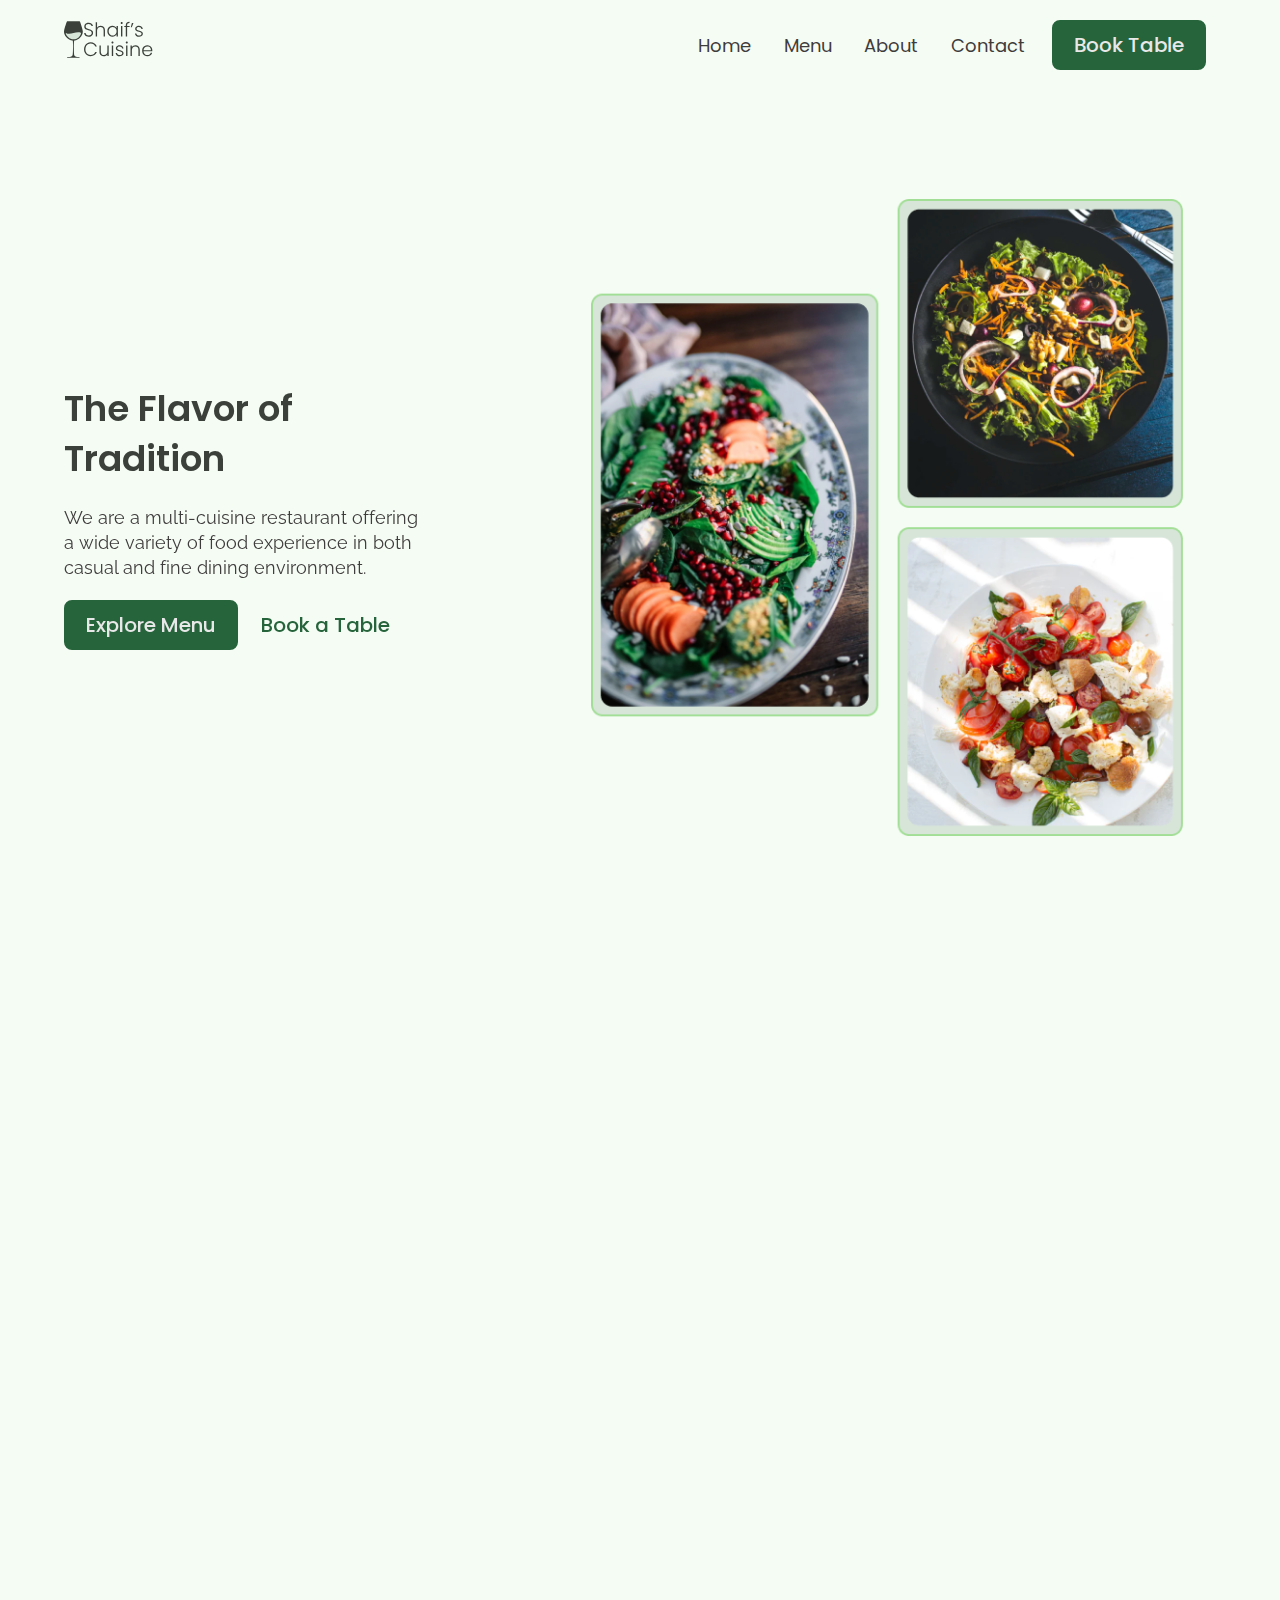
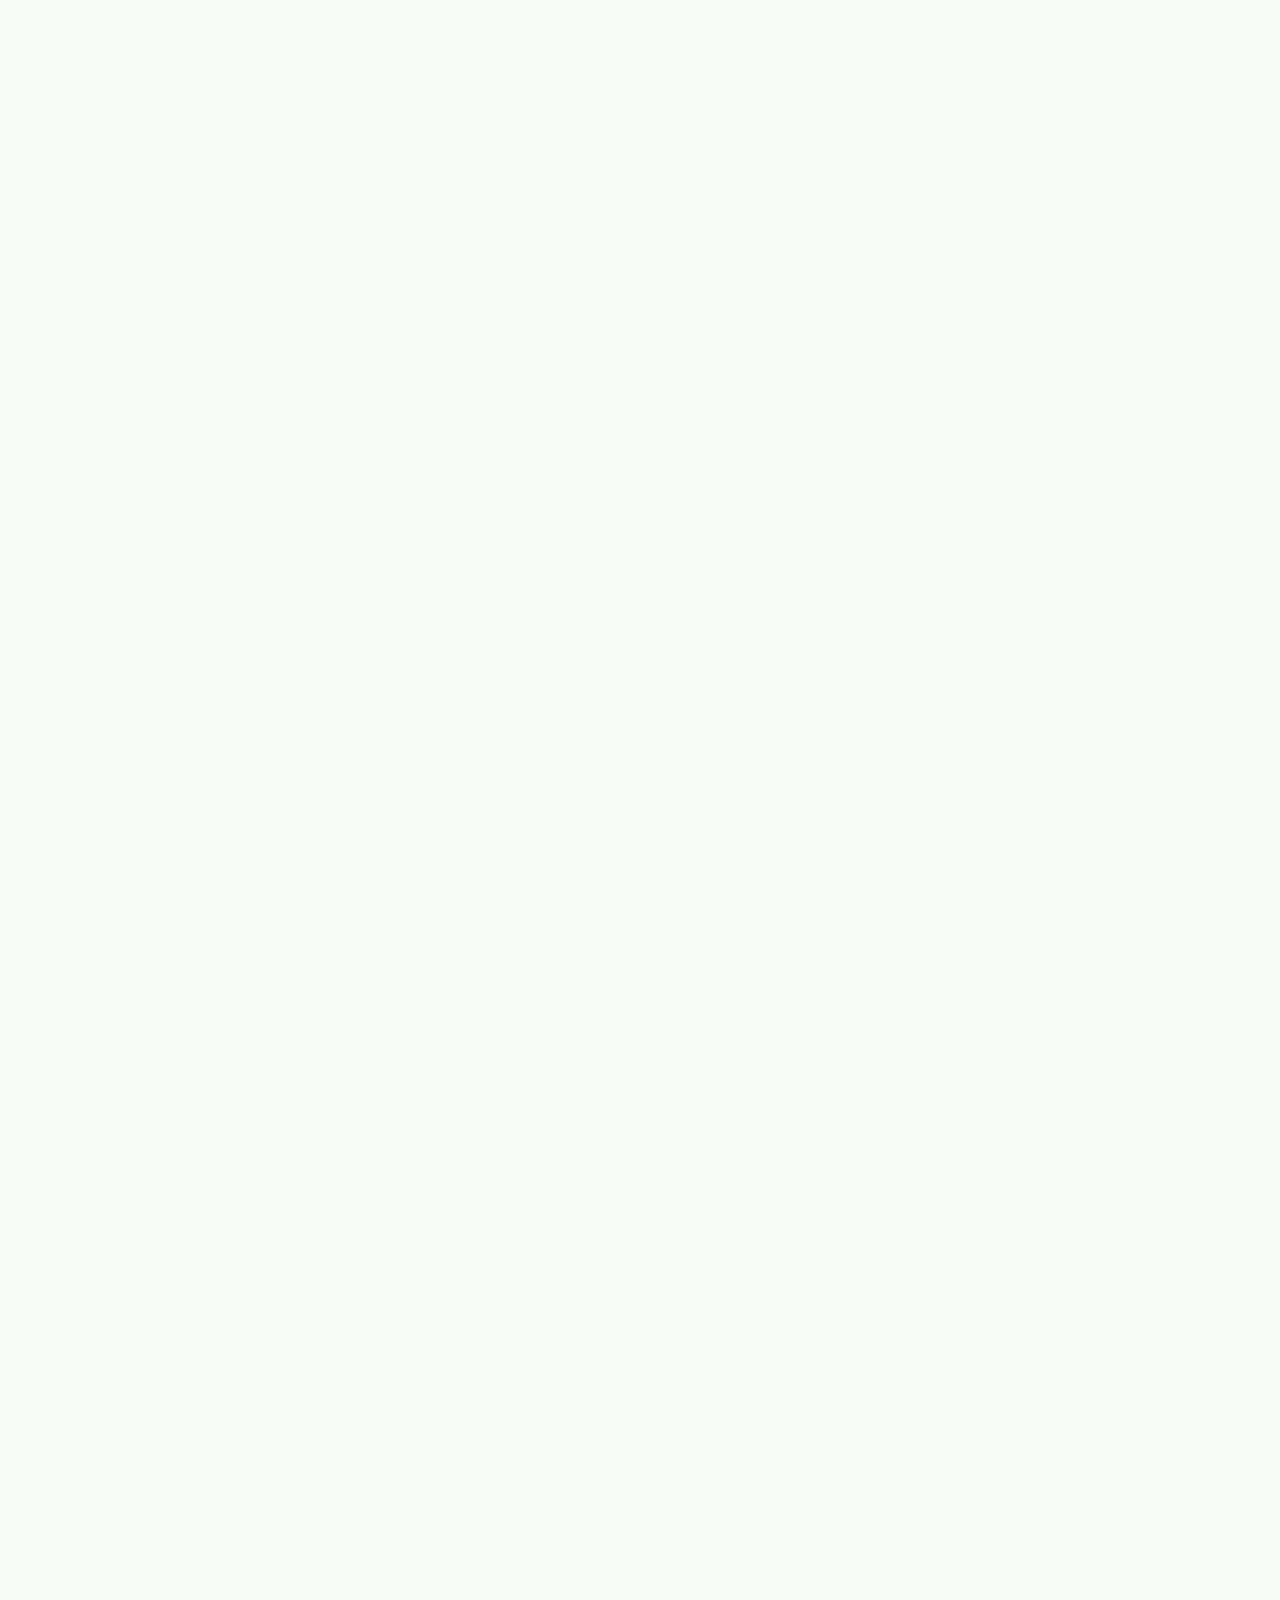
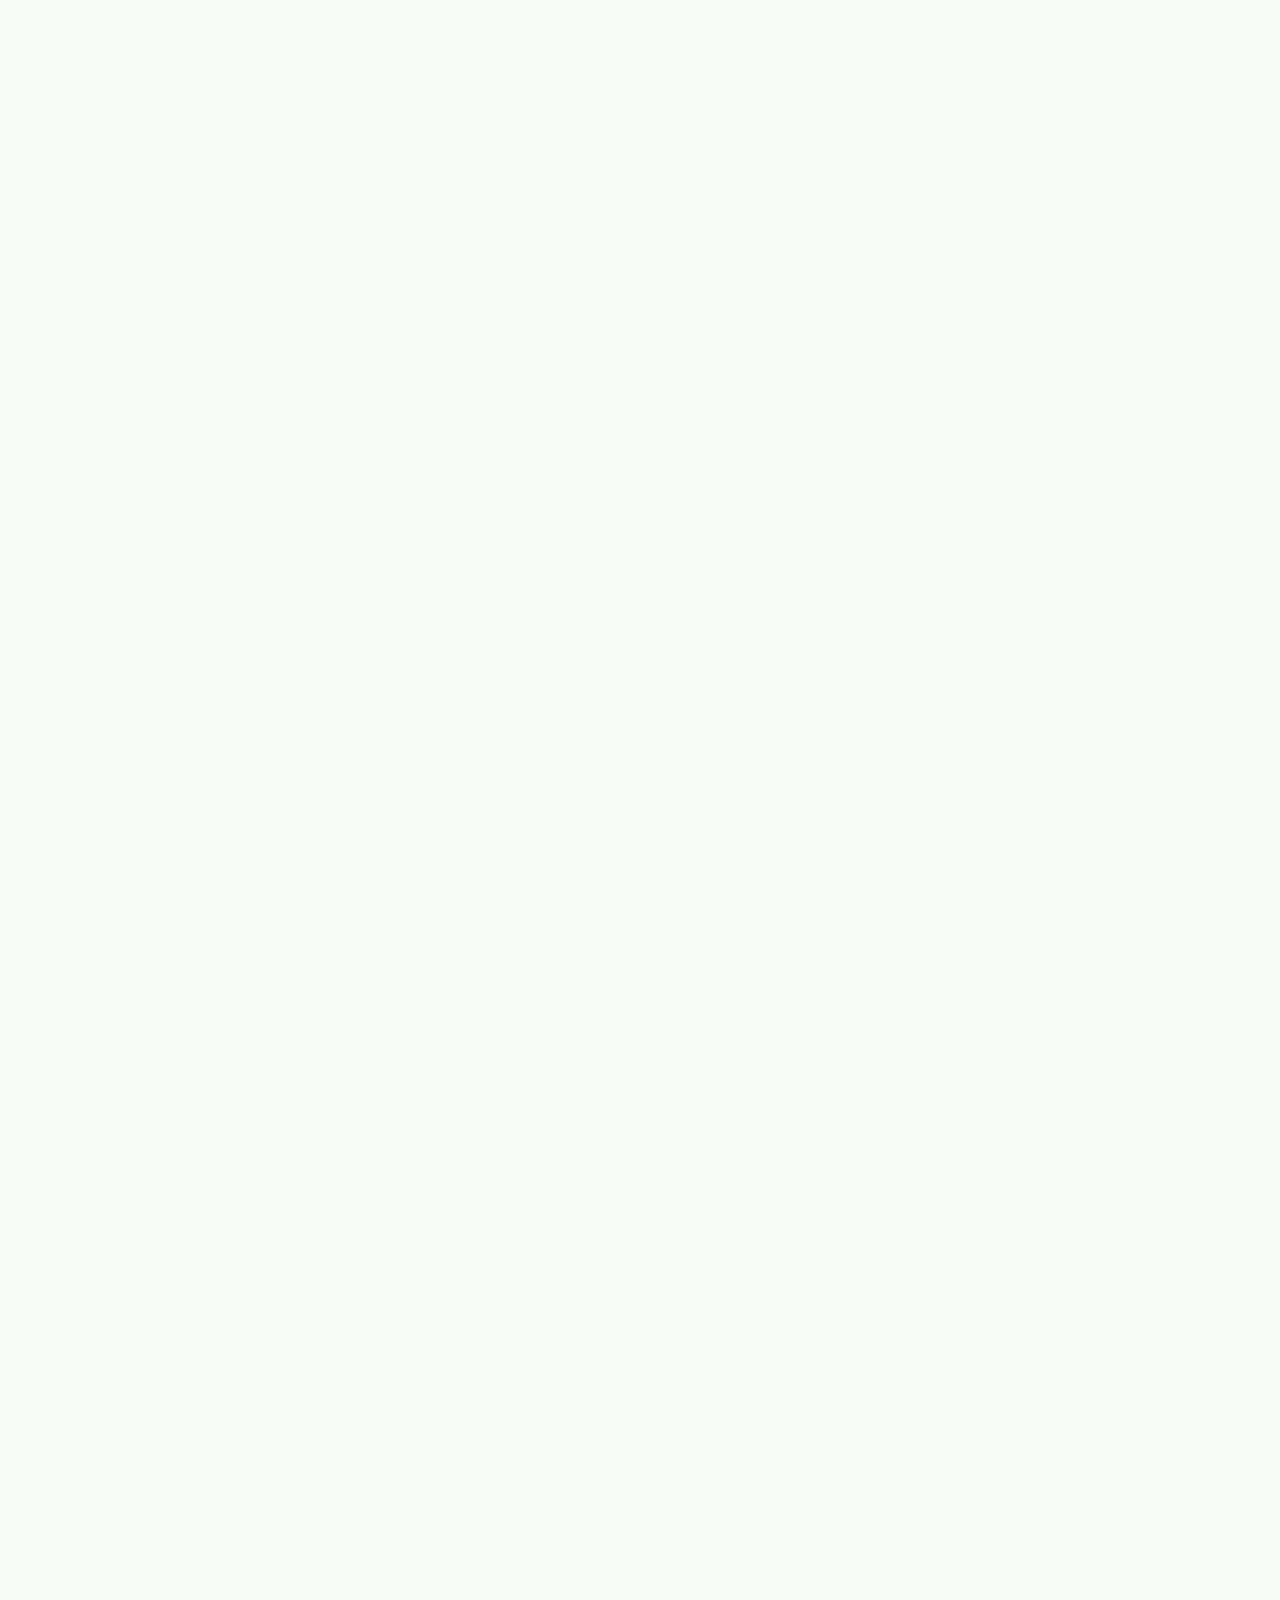
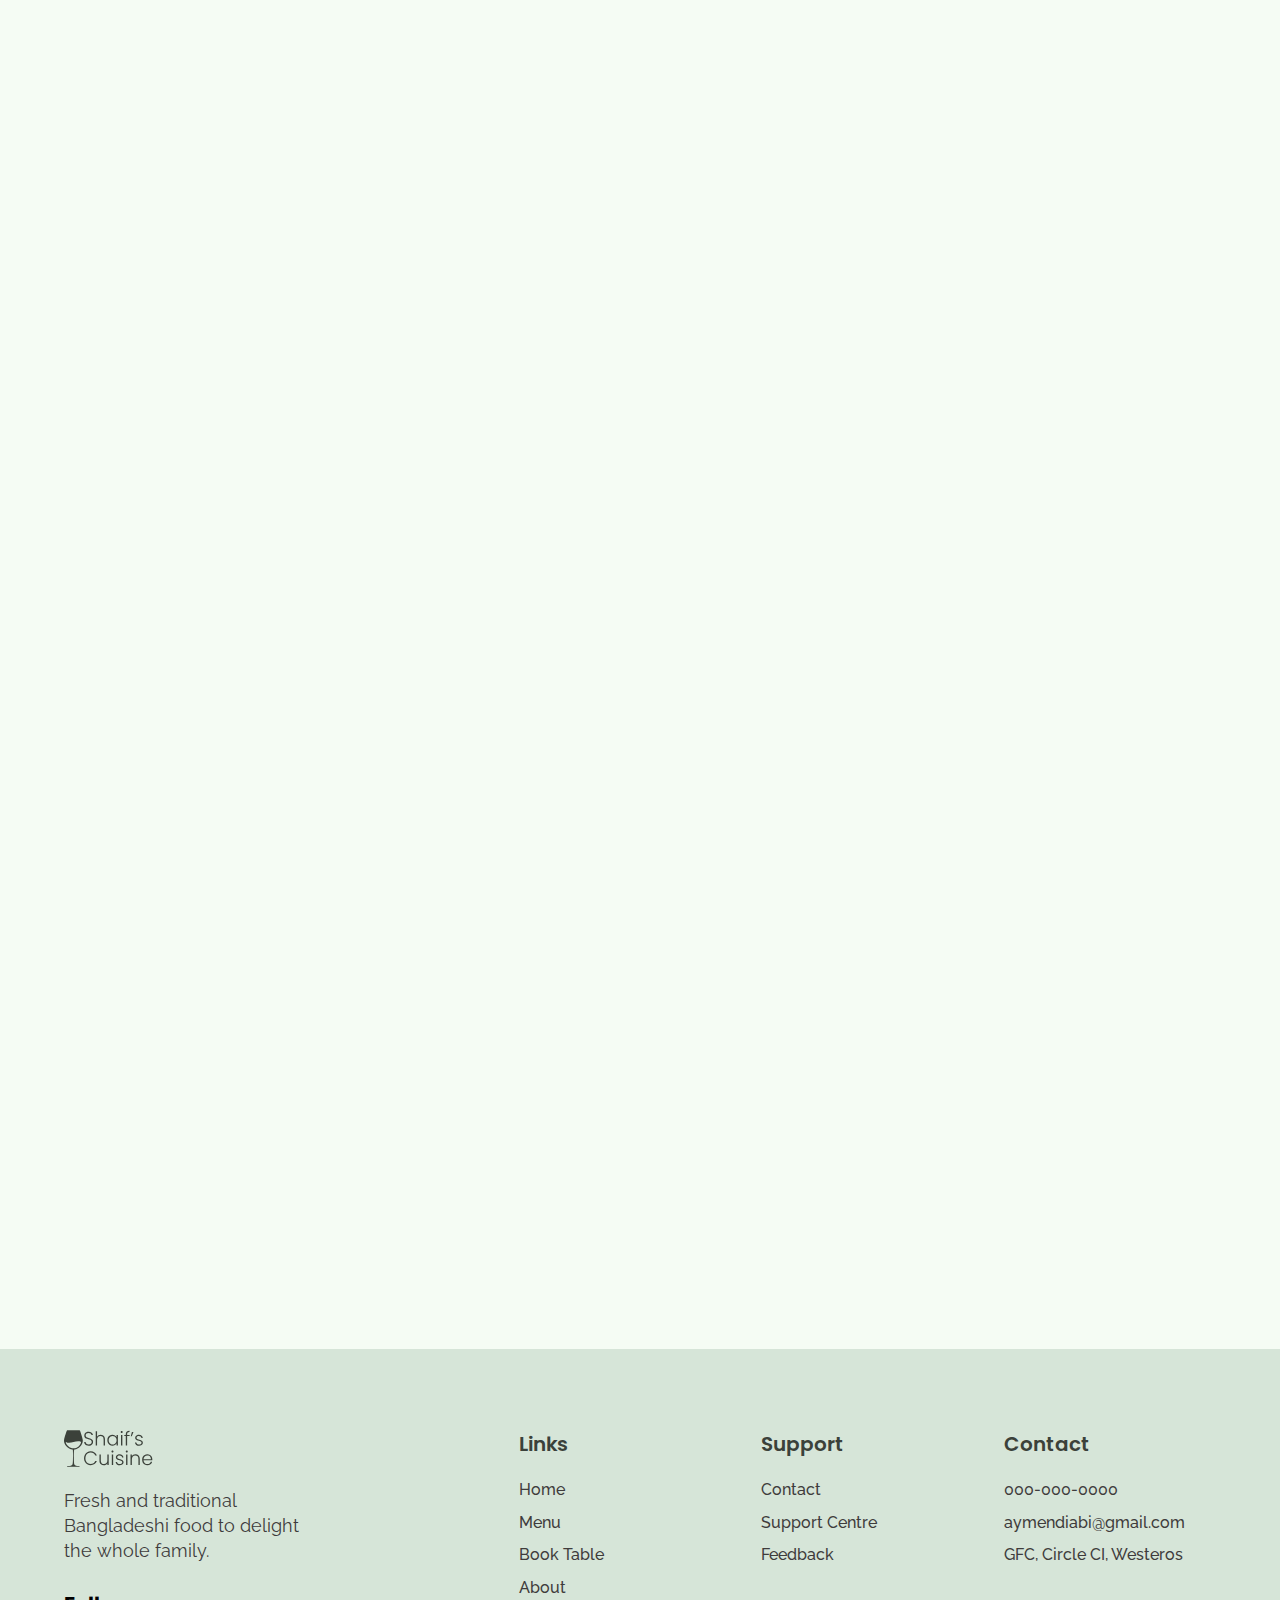
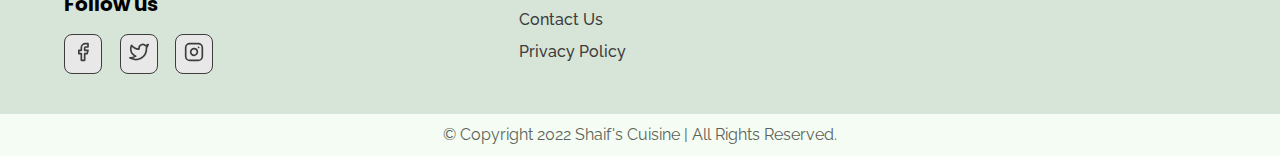
<file: index.html>
<!DOCTYPE html>
<html lang="en">

  <head>
    <meta charset="UTF-8">
    <meta http-equiv="X-UA-Compatible" content="IE=edge">
    <meta name="viewport" content="width=device-width, initial-scale=1.0">
    <link rel="shortcut icon" href="images/favicon.ico" type="image/x-icon">
    <!-- Font Family  -->
    <!-- Poppins  -->
    <link rel="preconnect" href="https://fonts.googleapis.com">
    <link rel="preconnect" href="https://fonts.gstatic.com" crossorigin>
    <link href="https://fonts.googleapis.com/css2?family=Poppins:wght@500;600&display=swap" rel="stylesheet">
    <!-- Raleway -->
    <link rel="preconnect" href="https://fonts.googleapis.com">
    <link rel="preconnect" href="https://fonts.gstatic.com" crossorigin>
    <link href="https://fonts.googleapis.com/css2?family=Raleway:wght@400;500;600&display=swap" rel="stylesheet">
    <!-- title -->
    <title>Shaif's Cuisine</title>
    <!-- CSS Links  -->
    <link rel="stylesheet" href="reset.css">
    <link rel="stylesheet" href="style.css">
    <link rel="stylesheet" href="components.css">
    <link rel="stylesheet" href="home.css">
    <!-- AOS CSS -->
    <link rel="stylesheet" href="https://unpkg.com/aos@next/dist/aos.css" />
  </head>

  <body>
    <!-- Nav Section Start -->
    <div class="nav">
      <div class="container">
        <div class="nav__wrapper">
          <a class="logo" href="./index.html">
            <img src="images/logo.svg" alt="Shaif's Cuisine">
          </a>
          <nav>
            <div class="nav__icon">
              <svg xmlns="http://www.w3.org/2000/svg" width="24" height="24" viewBox="0 0 24 24" fill="none"
                stroke="currentColor" stroke-width="2" stroke-linecap="round" stroke-linejoin="round">
                <line x1="3" y1="12" x2="21" y2="12" />
                <line x1="3" y1="6" x2="21" y2="6" />
                <line x1="3" y1="18" x2="21" y2="18" />
              </svg>
            </div>
            <div class="bg-overlay"></div>
            <ul role="list" class="nav-list">
              <div class="nav__close">
                <svg xmlns="http://www.w3.org/2000/svg" width="24" height="24" viewBox="0 0 24 24" fill="none"
                  stroke="currentColor" stroke-width="2" stroke-linecap="round" stroke-linejoin="round">
                  <line x1="18" y1="6" x2="6" y2="18" />
                  <line x1="6" y1="6" x2="18" y2="18" />
                </svg>
              </div>
              <div class="nav-list__wrapper">
                <li><a href="./index.html" class="nav-link">Home</a></li>
                <li><a href="./menu.html" class="nav-link">Menu</a></li>
                <li><a href="./about.html" class="nav-link">About</a></li>
                <li><a href="./contact.html" class="nav-link">Contact</a></li>
                <li><a href="./booking.html" class="btn primary-btn">Book Table</a></li>
              </div>
            </ul>
          </nav>
        </div>
      </div>
    </div>
    <!-- Nav Section End -->

    <!-- Hero Section Start-->
    <section class="hero">
      <div class="container">
        <div class="hero-wrapper">
          <div class="hero-left" data-aos="fade-left">
            <div class="hero-left_wrapper">
              <h1 class="hero-heading">
                The Flavor of Tradition
              </h1>
              <p class="hero-info">
                We are a multi-cuisine restaurant offering a wide variety of food experience in both casual and fine
                dining environment.
              </p>
              <div class="btn-wrapper">
                <a href="#" class="btn primary-btn">
                  Explore Menu
                </a>
                <a href="#" class="btn">Book a Table</a>
              </div>
            </div>
          </div>
          <div class="hero-right" data-aos="fade-right">
            <div class="hero-img_wrapper">
              <img src="images/heroImg.png" alt="" class="hero-img">
            </div>
          </div>
        </div>
      </div>
    </section>
    <!-- Hero Section Start-->

    <!-- Store Info Section Start -->
    <section id="store-info" data-aos="fade-up">
      <div class="container">
        <div class="store-info_wrapper">
          <div class="store-info_item">
            <div class="store-info_icon">
              <img src="images/wall-clock-icon.svg" alt="Icon">
            </div>
            <h3 class="store-info_title">10 AM - 7 PM</h3>
            <p class="store-info_text">
              Opening Hour
            </p>
          </div>
          <div class="store-info_item">
            <div class="store-info_icon">
              <img src="images/address-icon.svg" alt="Icon">
            </div>
            <h3 class="store-info_title">GEC, Red Keep</h3>
            <p class="store-info_text">
              Address
            </p>
          </div>
          <div class="store-info_item">
            <div class="store-info_icon">
              <img src="images/phone-icon.svg" alt="Icon">
            </div>
            <h3 class="store-info_title">+0215482</h3>
            <p class="store-info_text">
              Book Now!
            </p>
          </div>
        </div>
      </div>
    </section>
    <!-- Store Info Section End -->

    <!-- Specials Secion Start -->
    <section id="our-specials" data-aos="fade-up">
      <div class="container">
        <div class="our-specials_wrapper">
          <div class="our-specials_left">
            <div class="our-specials_item">
              <div class="our-specials_img">
                <img src="images/food-3.png" alt="Food Image">
              </div>
              <h2 class="our-specials_title">Sweet Potato Fries Bowl</h2>
              <h3 class="our-specials_item_price">$18</h3>
              <div class="our-specials_stars">
                <img src="images/3star.png" alt="3 Stars">
              </div>
              <p class="our-specials_text">
                These Sweet Potato Fries are a glorious, messy plate of goodness. Crispy sweet potato froes loaded with
                lots of fresh summer vegetables and a line ranch. By adding a seasoning blend with chipotle powder,
                garlic, and onion, these spicy sweet potato fries are full of flavor.
              </p>
            </div>
            <div class="our-specials_item">
              <div class="our-specials_img">
                <img src="images/food-4.png" alt="Food Image">
              </div>
              <h2 class="our-specials_title">Sweet Potato Fries Bowl</h2>
              <h3 class="our-specials_item_price">$18</h3>
              <div class="our-specials_stars">
                <img src="images/3star.png" alt="3 Stars">
              </div>
              <p class="our-specials_text">
                These Sweet Potato Fries are a glorious, messy plate of goodness. Crispy sweet potato froes loaded with
                lots of fresh summer vegetables and a line ranch. By adding a seasoning blend with chipotle powder,
                garlic, and onion, these spicy sweet potato fries are full of flavor.
              </p>
            </div>
          </div>
          <div class="our-specials_right">
            <h2 class="our-specials_item_title">Our Specials</h2>
            <p class="our-specials_item_text">
              All of our food is prepared daily at our restuarants to ensure the highest quality, freshest meals are
              delivered to our customers.
            </p>
            <a href="booking.html" class="btn primary-btn">Book a Table</a>
          </div>
        </div>
      </div>
    </section>
    <!-- Specials Secion End -->

    <!-- Top Dishes Start -->
    <section id="dish-grid" data-aos="fade-up">
      <div class="container">
        <h2 class="dish-grid_title">
          Top Dishes
        </h2>
        <div class="dish-grid_wrapper">
          <!-- 1 -->
          <div class="dish-grid_item">
            <div class="dish-grid_item_img">
              <img src="./images/food-1.png" alt="Food Image">
            </div>
            <div class="dish-grid_item_info">
              <h3 class="dish-grid_item_title">
                Vegan Salad Bowl
              </h3>
              <h3 class="dish-grid_item_price">$13</h3>
              <div class="dish-grid_item_stars">
                <img src="images/3star.png" alt="3 Stars">
              </div>
            </div>
          </div>
          <!-- 2 -->
          <div class="dish-grid_item">
            <div class="dish-grid_item_img">
              <img src="./images/food-2.png" alt="Food Image">
            </div>
            <div class="dish-grid_item_info">
              <h3 class="dish-grid_item_title">
                Vegan Pesto Zoodles
              </h3>
              <h3 class="dish-grid_item_price">$13</h3>
              <div class="dish-grid_item_stars">
                <img src="images/3star.png" alt="3 Stars">
              </div>
            </div>
          </div>
          <!-- 3 -->
          <div class="dish-grid_item">
            <div class="dish-grid_item_img">
              <img src="./images/food-7.png" alt="Food Image">
            </div>
            <div class="dish-grid_item_info">
              <h3 class="dish-grid_item_title">
                Hot Green Bowl
              </h3>
              <h3 class="dish-grid_item_price">$13</h3>
              <div class="dish-grid_item_stars">
                <img src="images/3star.png" alt="3 Stars">
              </div>
            </div>
          </div>
        </div>
      </div>
    </section>
    <!-- Top Dishes End -->

    <!-- Discount Section Start -->
    <section id="discount" data-aos="fade-up">
      <div class="container">
        <div class="discount-wrapper">
          <div class="discount-images">
            <div class="discount-img1">
              <img src="images/food-5.png" alt="Food image">
            </div>
            <div class="discount-img2">
              <img src="images/food-4.png" alt="Food image">
            </div>
            <div class="discount-img3">
              <img src="images/food-3.png" alt="Food image">
            </div>
          </div>
          <div class="dicount-info">
            <h3 class="discount-text">20% OFF</h3>
            <h3 class="discount-title">Demo dish for discount</h3>
            <h3 class="discount-price">
              <span class="discount_old-price">$45</span>
              <span class="discount_new-price">$35</span>
            </h3>
            <div class="discount-stars">
              <img src="images/3star.png" alt="3 Stars">
            </div>
            <a href="booking.html" class="btn primary-btn">Book Table</a>
          </div>
        </div>
      </div>
    </section>
    <!-- Discount Section End -->

    <!-- Events Media Start -->
    <section id="events-media" data-aos="fade-up">
      <div class="container">
        <div class="events-media_wrapper">
          <div class="events-media_1">
            <img src="images/eventsMedia1.png" alt="Events">
            <a href="#" class="events-media_1_wrapper">
              <img src="images/playIcon.svg" class="events-media_1_pb" alt="Play button">
            </a>
          </div>
          <div class="events-media_2">
            <img src="images/eventsMedia2.png" alt="Events">
          </div>
        </div>
      </div>
    </section>
    <!-- Events Media End -->

    <!-- Events Info Section Start -->
    <section id="events-info" data-aos="fade-up">
      <div class="container">
        <div class="events-info_wrapper">

          <!-- Left -->
          <div class="events-info_left">
            <div class="events-info_item">
              <div class="events-info_img">
                <img src="images/event-corporate.png" alt="Events">
              </div>
              <div class="events-info_desc">
                <h2 class="events-info_title">
                  Corporate Events
                </h2>
                <p class="events-info_text">
                  Shaif's Cuisine is the perfect venue for your corporate events. We specialize in private parties.
                </p>
              </div>
            </div>
            <div class="events-info_item">
              <div class="events-info_img">
                <img src="images/event-weedings.png" alt="Events">
              </div>
              <div class="events-info_desc">
                <h2 class="events-info_title">
                  Wedding Events
                </h2>
                <p class="events-info_text">
                  Shaif's Cuisine offers an intimately unique wedding experience set in a spectacular setting that is
                  sophisticated and comfortable.
                </p>
              </div>
            </div>
          </div>

          <!-- Right -->
          <div class="events-info_right">
            <h2 class="events-info_item_title">Book for Events</h2>
            <p class="events-info_item_text">
              Book your private event or corporate function at Shaif's Cuisine to experience a truly unique experience.
            </p>
            <a href="contact.html" class="btn primary-btn">Contact Us Now</a>
          </div>
        </div>
      </div>
    </section>
    <!-- Events Info Section End -->

    <!-- Why Us Section Start -->
    <section id="why-us">
      <div class="container">
        <div class="why-us_wrapper">
          <div class="why-us_left" data-aos="fade-right">
            <h2 class="why-us_title">Why Choose Our Food</h2>
            <p class="why-us_text">
              Quality of service, food, ambiance, and value of money are the primary elements for choosing a restaurant.
              Shaif's Cuisine is one of the most exquisite fine-dinning restaurants in Westeros cities with a
              captivating view of the Lad hills, perfect ambience, and scrumptious food.
            </p>
          </div>
          <div class="why-us_right" data-aos="fade-left">
            <div class="why-us_items_wrapper">
              <div class="why-us_item">
                <div class="why-us_item-icon">
                  <img src="images/whyUs-icon1.svg" alt="Quality Food">
                </div>
                <p class="why-us_item_text">Quality Food</p>
              </div>
              <div class="why-us_item">
                <div class="why-us_item-icon">
                  <img src="images/whyUs-icon2.svg" alt="Classical Taste">
                </div>
                <p class="why-us_item_text">Classical Taste</p>
              </div>
              <div class="why-us_item">
                <div class="why-us_item-icon">
                  <img src="images/whyUs-icon3.svg" alt="Skilled Chef">
                </div>
                <p class="why-us_item_text">Skilled Chef</p>
              </div>
              <div class="why-us_item">
                <div class="why-us_item-icon">
                  <img src="images/whyUs-icon4.svg" alt="Best Service">
                </div>
                <p class="why-us_item_text">Best Service</p>
              </div>
            </div>
          </div>
        </div>
      </div>
    </section>
    <!-- Why Us Section End -->

    <!-- Testimonial Section Start -->
    <section id="testimonial" data-aos="fade-up">
      <div class="container">
        <div class="testimonial_wrapper">
          <h2 class="testimonial-title">
            What Our Customers Said
          </h2>
          <div class="testimonial-items_wrapper">
            <div class="testimonial-item">
              <div class="testimonial-item_img">
                <img src="images/testimonial_img1.png" alt="Magra">
              </div>
              <div class="testimonial-item_info">
                <h3 class="testimonial-item_name">
                  Magra
                </h3>
                <div class="testimonial-item_stars">
                  <img src="images/3star.png" alt="Stars">
                </div>
                <p class="testimonial-item_text">
                  "Visited Shaif's Cuisine with friends last Sunday! We had a really lovely and delicious meal with a
                  very warm welcome - We would recommend this lovely restaurant and surely go back again."
                </p>
              </div>
            </div>
            <div class="testimonial-item">
              <div class="testimonial-item_img">
                <img src="images/testimonial_img1.png" alt="Magra">
              </div>
              <div class="testimonial-item_info">
                <h3 class="testimonial-item_name">
                  Magra
                </h3>
                <div class="testimonial-item_stars">
                  <img src="images/3star.png" alt="Stars">
                </div>
                <p class="testimonial-item_text">
                  "Visited Shaif's Cuisine with friends last Sunday! We had a really lovely and delicious meal with a
                  very warm welcome - We would recommend this lovely restaurant and surely go back again."
                </p>
              </div>
            </div>
            <div class="testimonial-item">
              <div class="testimonial-item_img">
                <img src="images/testimonial_img1.png" alt="Magra">
              </div>
              <div class="testimonial-item_info">
                <h3 class="testimonial-item_name">
                  Magra
                </h3>
                <div class="testimonial-item_stars">
                  <img src="images/3star.png" alt="Stars">
                </div>
                <p class="testimonial-item_text">
                  "Visited Shaif's Cuisine with friends last Sunday! We had a really lovely and delicious meal with a
                  very warm welcome - We would recommend this lovely restaurant and surely go back again."
                </p>
              </div>
            </div>
            <div class="testimonial-item">
              <div class="testimonial-item_img">
                <img src="images/testimonial_img1.png" alt="Magra">
              </div>
              <div class="testimonial-item_info">
                <h3 class="testimonial-item_name">
                  Magra
                </h3>
                <div class="testimonial-item_stars">
                  <img src="images/3star.png" alt="Stars">
                </div>
                <p class="testimonial-item_text">
                  "Visited Shaif's Cuisine with friends last Sunday! We had a really lovely and delicious meal with a
                  very warm welcome - We would recommend this lovely restaurant and surely go back again."
                </p>
              </div>
            </div>
          </div>
        </div>
      </div>
    </section>
    <!-- Testimonial Section End -->

    <!-- Newsletter Section Start -->
    <section id="newsletter" data-aos="fade-up">
      <div class="container">
        <div class="newsletter_wrapper">
          <div class="newsletter_info">
            <h3 class="newsletter_title">
              Join Our Newsletter
            </h3>
            <p class="newsletter_text">
              Get notified with the latest news and recent offers from Shaif's Cuisine.
            </p>
          </div>
          <div class="newsletter_form">
            <form action="">
              <label for="email">
                <input type="email" placeholder="example@email.com">
              </label>
              <button type="submit">Join</button>
            </form>
          </div>
        </div>
      </div>
    </section>
    <!-- Newsletter Section End -->

    <!-- Footer Start -->
    <footer>
      <div class="container">
        <div class="footer-wrapper">
          <div class="footer-col1">
            <div class="logo">
              <img src="images/logo.svg" alt="Logo">
            </div>
            <p class="footer-desc">
              Fresh and traditional Bangladeshi food to delight the whole family.
            </p>
            <div class="footer-social">
              <h4 class="footer-social_title">
                Follow us
              </h4>
              <ul role="list">
                <li><a href="">
                    <svg xmlns="http://www.w3.org/2000/svg" width="24" height="24" viewBox="0 0 24 24" fill="none"
                      stroke="currentColor" stroke-width="2" stroke-linecap="round" stroke-linejoin="round">
                      <path d="M18 2h-3a5 5 0 0 0-5 5v3H7v4h3v8h4v-8h3l1-4h-4V7a1 1 0 0 1 1-1h3z" />
                    </svg>
                  </a></li>
                <li><a href="">
                    <svg xmlns="http://www.w3.org/2000/svg" width="24" height="24" viewBox="0 0 24 24" fill="none"
                      stroke="currentColor" stroke-width="2" stroke-linecap="round" stroke-linejoin="round">
                      <path
                        d="M23 3a10.9 10.9 0 0 1-3.14 1.53 4.48 4.48 0 0 0-7.86 3v1A10.66 10.66 0 0 1 3 4s-4 9 5 13a11.64 11.64 0 0 1-7 2c9 5 20 0 20-11.5a4.5 4.5 0 0 0-.08-.83A7.72 7.72 0 0 0 23 3z" />
                    </svg>
                  </a></li>
                <li><a href="">
                    <svg xmlns="http://www.w3.org/2000/svg" width="24" height="24" viewBox="0 0 24 24" fill="none"
                      stroke="currentColor" stroke-width="2" stroke-linecap="round" stroke-linejoin="round">
                      <rect x="2" y="2" width="20" height="20" rx="5" ry="5" />
                      <path d="M16 11.37A4 4 0 1 1 12.63 8 4 4 0 0 1 16 11.37z" />
                      <line x1="17.5" y1="6.5" x2="17.51" y2="6.5" />
                    </svg>
                  </a></li>
              </ul>
            </div>
          </div>
          <div class="footer-col2">
            <h3 class="footer-text_title">
              Links
            </h3>
            <ul role="list" class="footer-text">
              <li><a href="./index.html">
                  Home
                </a></li>
              <li><a href="./menu.html">
                  Menu
                </a></li>
              <li><a href="./booking.html">
                  Book Table
                </a></li>
              <li><a href="./about.html">
                  About
                </a></li>
              <li><a href="./contact.html">
                  Contact Us
                </a></li>
              <li><a href="#">
                  Privacy Policy
                </a></li>
            </ul>
          </div>
          <div class="footer-col3">
            <h3 class="footer-text_title">
              Support
            </h3>
            <ul role="list" class="footer-text">
              <li><a href="./contact.html">
                  Contact
                </a></li>
              <li><a href="#">
                  Support Centre
                </a></li>
              <li><a href="#">
                  Feedback
                </a></li>
            </ul>
          </div>
          <div class="footer-col4">
            <h3 class="footer-text_title">
              Contact
            </h3>
            <ul role="list" class="footer-text">
              <li><a href=tel:000-000-0000"">
                  000-000-0000
                </a></li>
              <li><a href="emailto:aymendiabi@gmail.com">
                  aymendiabi@gmail.com
                </a></li>
              <li><a href="#">
                  GFC, Circle CI, Westeros
                </a></li>
            </ul>
          </div>
        </div>
      </div>
    </footer>
    <div id="copyright">
      <div class="container">
        <p class="copyright-text">
          &copy; Copyright 2022 Shaif's Cuisine | All Rights Reserved.
        </p>
      </div>
    </div>
    <!-- Footer End -->

    <!-- AOS Script -->
    <script src="https://unpkg.com/aos@next/dist/aos.js"></script>

    <!-- Our Script -->
    <script src="./main.js"></script>
  </body>

</html>
</file>
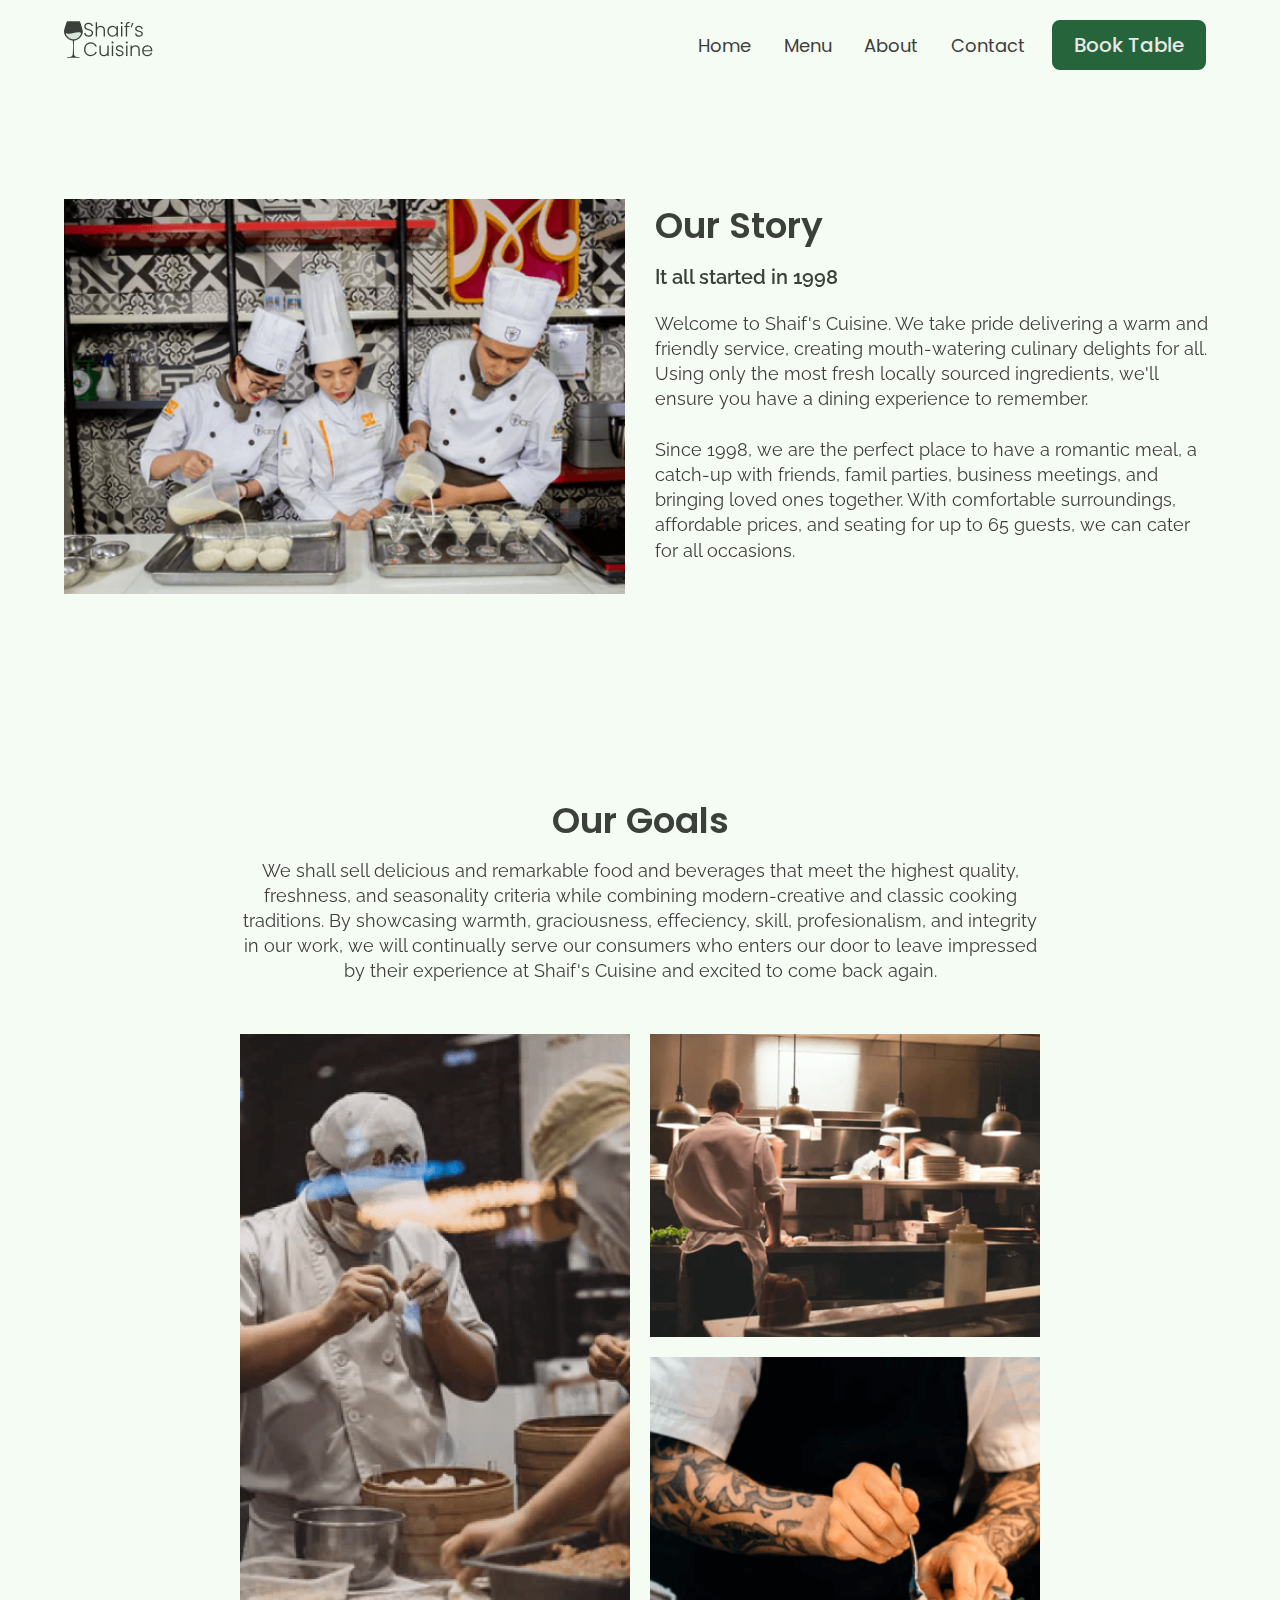
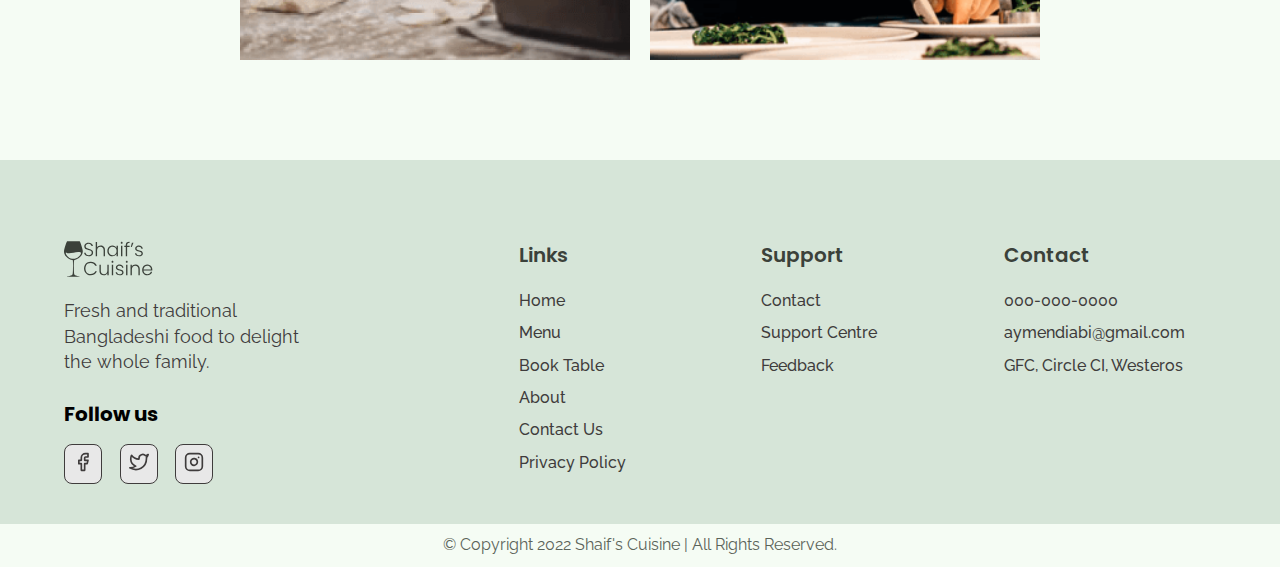
<file: about.html>
<!DOCTYPE html>
<html lang="en">

  <head>
    <meta charset="UTF-8">
    <meta http-equiv="X-UA-Compatible" content="IE=edge">
    <meta name="viewport" content="width=device-width, initial-scale=1.0">
    <link rel="shortcut icon" href="images/favicon.ico" type="image/x-icon">
    <!-- Font Family  -->
    <!-- Poppins  -->
    <link rel="preconnect" href="https://fonts.googleapis.com">
    <link rel="preconnect" href="https://fonts.gstatic.com" crossorigin>
    <link href="https://fonts.googleapis.com/css2?family=Poppins:wght@500;600&display=swap" rel="stylesheet">
    <!-- Raleway -->
    <link rel="preconnect" href="https://fonts.googleapis.com">
    <link rel="preconnect" href="https://fonts.gstatic.com" crossorigin>
    <link href="https://fonts.googleapis.com/css2?family=Raleway:wght@400;500;600&display=swap" rel="stylesheet">
    <!-- title -->
    <title>About | Shaif's Cuisine</title>
    <!-- CSS Links  -->
    <link rel="stylesheet" href="reset.css">
    <link rel="stylesheet" href="style.css">
    <link rel="stylesheet" href="components.css">
    <link rel="stylesheet" href="about.css">
    <!-- AOS CSS -->
    <link rel="stylesheet" href="https://unpkg.com/aos@next/dist/aos.css" />
  </head>

  <body>
    <!-- Nav Section Start -->
    <div class="nav">
      <div class="container">
        <div class="nav__wrapper">
          <a class="logo" href="./index.html">
            <img src="images/logo.svg" alt="Shaif's Cuisine">
          </a>
          <nav>
            <div class="nav__icon">
              <svg xmlns="http://www.w3.org/2000/svg" width="24" height="24" viewBox="0 0 24 24" fill="none"
                stroke="currentColor" stroke-width="2" stroke-linecap="round" stroke-linejoin="round">
                <line x1="3" y1="12" x2="21" y2="12" />
                <line x1="3" y1="6" x2="21" y2="6" />
                <line x1="3" y1="18" x2="21" y2="18" />
              </svg>
            </div>
            <div class="bg-overlay"></div>
            <ul role="list" class="nav-list">
              <div class="nav__close">
                <svg xmlns="http://www.w3.org/2000/svg" width="24" height="24" viewBox="0 0 24 24" fill="none"
                  stroke="currentColor" stroke-width="2" stroke-linecap="round" stroke-linejoin="round">
                  <line x1="18" y1="6" x2="6" y2="18" />
                  <line x1="6" y1="6" x2="18" y2="18" />
                </svg>
              </div>
              <div class="nav-list__wrapper">
                <li><a href="./index.html" class="nav-link">Home</a></li>
                <li><a href="./menu.html" class="nav-link">Menu</a></li>
                <li><a href="./about.html" class="nav-link">About</a></li>
                <li><a href="./contact.html" class="nav-link">Contact</a></li>
                <li><a href="./booking.html" class="btn primary-btn">Book Table</a></li>
              </div>
            </ul>
          </nav>
        </div>
      </div>
    </div>
    <!-- Nav Section End -->
    <!-- Our Story Section Start -->
    <section id="our-story" data-aos="fade-up">
      <div class="container">
        <div class="our-story_wrapper">
          <div class="our-story_img">
            <img src="images/ourStoryImg.png" alt="Shaif's Cuisine">
          </div>
          <div class="our-story_info">
            <h3 class="our-story_title">Our Story</h3>
            <p class="our-story_subtitle">It all started in 1998</p>
            <p class="our-story_text">
              Welcome to Shaif's Cuisine. We take pride delivering a warm and friendly service, creating mouth-watering culinary delights for all. Using only the most fresh locally sourced ingredients, we'll ensure you have a dining experience to remember.
              <br><br>
              Since 1998, we are the perfect place to have a romantic meal, a catch-up with friends, famil parties, business meetings, and bringing loved ones together. With comfortable surroundings, affordable prices, and seating for up to 65 guests, we can cater for all occasions.
            </p>
          </div>
        </div>
      </div>
    </section>
    <!-- Our Story Section End -->

    <!-- Our Goals Section Start -->
    <section id="our-goals" data-aos="fade-down">
      <div class="container">
        <div class="our-goals_info">
          <h3 class="our-goals_title">Our Goals</h3>
          <p class="our-goals_text">
            We shall sell delicious and remarkable food and beverages that meet the highest quality, freshness, and seasonality criteria while combining modern-creative and classic cooking traditions. By showcasing warmth, graciousness, effeciency, skill, profesionalism, and integrity in our work, we will continually serve our consumers who enters our door to leave impressed by their experience at Shaif's Cuisine and excited to come back again.
          </p>
        </div>
        <div class="our-goals_img_wrapper">
          <div class="our-goals-img1">
            <img src="images/ourGoals_img1.png" alt="Shaif's Team">
          </div>
          <div class="our-goals-img2">
            <img src="images/ourGoals_img2.png" alt="Shaif's Team">
          </div>
          <div class="our-goals-img3">
            <img src="images/ourGoals_img3.png" alt="Shaif's Team">
          </div>
        </div>
      </div>
    </section>
    <!-- Our goals Section End -->

    <!-- Footer Start -->
    <footer>
      <div class="container">
        <div class="footer-wrapper">
          <div class="footer-col1">
            <div class="logo">
              <img src="images/logo.svg" alt="Logo">
            </div>
            <p class="footer-desc">
              Fresh and traditional Bangladeshi food to delight the whole family.
            </p>
            <div class="footer-social">
              <h4 class="footer-social_title">
                Follow us
              </h4>
              <ul role="list">
                <li><a href="">
                    <svg xmlns="http://www.w3.org/2000/svg" width="24" height="24" viewBox="0 0 24 24" fill="none"
                      stroke="currentColor" stroke-width="2" stroke-linecap="round" stroke-linejoin="round">
                      <path d="M18 2h-3a5 5 0 0 0-5 5v3H7v4h3v8h4v-8h3l1-4h-4V7a1 1 0 0 1 1-1h3z" />
                    </svg>
                  </a></li>
                <li><a href="">
                    <svg xmlns="http://www.w3.org/2000/svg" width="24" height="24" viewBox="0 0 24 24" fill="none"
                      stroke="currentColor" stroke-width="2" stroke-linecap="round" stroke-linejoin="round">
                      <path
                        d="M23 3a10.9 10.9 0 0 1-3.14 1.53 4.48 4.48 0 0 0-7.86 3v1A10.66 10.66 0 0 1 3 4s-4 9 5 13a11.64 11.64 0 0 1-7 2c9 5 20 0 20-11.5a4.5 4.5 0 0 0-.08-.83A7.72 7.72 0 0 0 23 3z" />
                    </svg>
                  </a></li>
                <li><a href="">
                    <svg xmlns="http://www.w3.org/2000/svg" width="24" height="24" viewBox="0 0 24 24" fill="none"
                      stroke="currentColor" stroke-width="2" stroke-linecap="round" stroke-linejoin="round">
                      <rect x="2" y="2" width="20" height="20" rx="5" ry="5" />
                      <path d="M16 11.37A4 4 0 1 1 12.63 8 4 4 0 0 1 16 11.37z" />
                      <line x1="17.5" y1="6.5" x2="17.51" y2="6.5" />
                    </svg>
                  </a></li>
              </ul>
            </div>
          </div>
          <div class="footer-col2">
            <h3 class="footer-text_title">
              Links
            </h3>
            <ul role="list" class="footer-text">
              <li><a href="./index.html">
                  Home
                </a></li>
              <li><a href="./menu.html">
                  Menu
                </a></li>
              <li><a href="./booking.html">
                  Book Table
                </a></li>
              <li><a href="./about.html">
                  About
                </a></li>
              <li><a href="./contact.html">
                  Contact Us
                </a></li>
              <li><a href="#">
                  Privacy Policy
                </a></li>
            </ul>
          </div>
          <div class="footer-col3">
            <h3 class="footer-text_title">
              Support
            </h3>
            <ul role="list" class="footer-text">
              <li><a href="./contact.html">
                  Contact
                </a></li>
              <li><a href="#">
                  Support Centre
                </a></li>
              <li><a href="#">
                  Feedback
                </a></li>
            </ul>
          </div>
          <div class="footer-col4">
            <h3 class="footer-text_title">
              Contact
            </h3>
            <ul role="list" class="footer-text">
              <li><a href=tel:000-000-0000"">
                  000-000-0000
                </a></li>
              <li><a href="emailto:aymendiabi@gmail.com">
                  aymendiabi@gmail.com
                </a></li>
              <li><a href="#">
                  GFC, Circle CI, Westeros
                </a></li>
            </ul>
          </div>
        </div>
      </div>
    </footer>
    <div id="copyright">
      <div class="container">
        <p class="copyright-text">
          &copy; Copyright 2022 Shaif's Cuisine | All Rights Reserved.
        </p>
      </div>
    </div>
    <!-- Footer End -->

    <!-- AOS Script -->
    <script src="https://unpkg.com/aos@next/dist/aos.js"></script>

    <!-- Our Script -->
    <script src="./main.js"></script>
  </body>

</html>
</file>
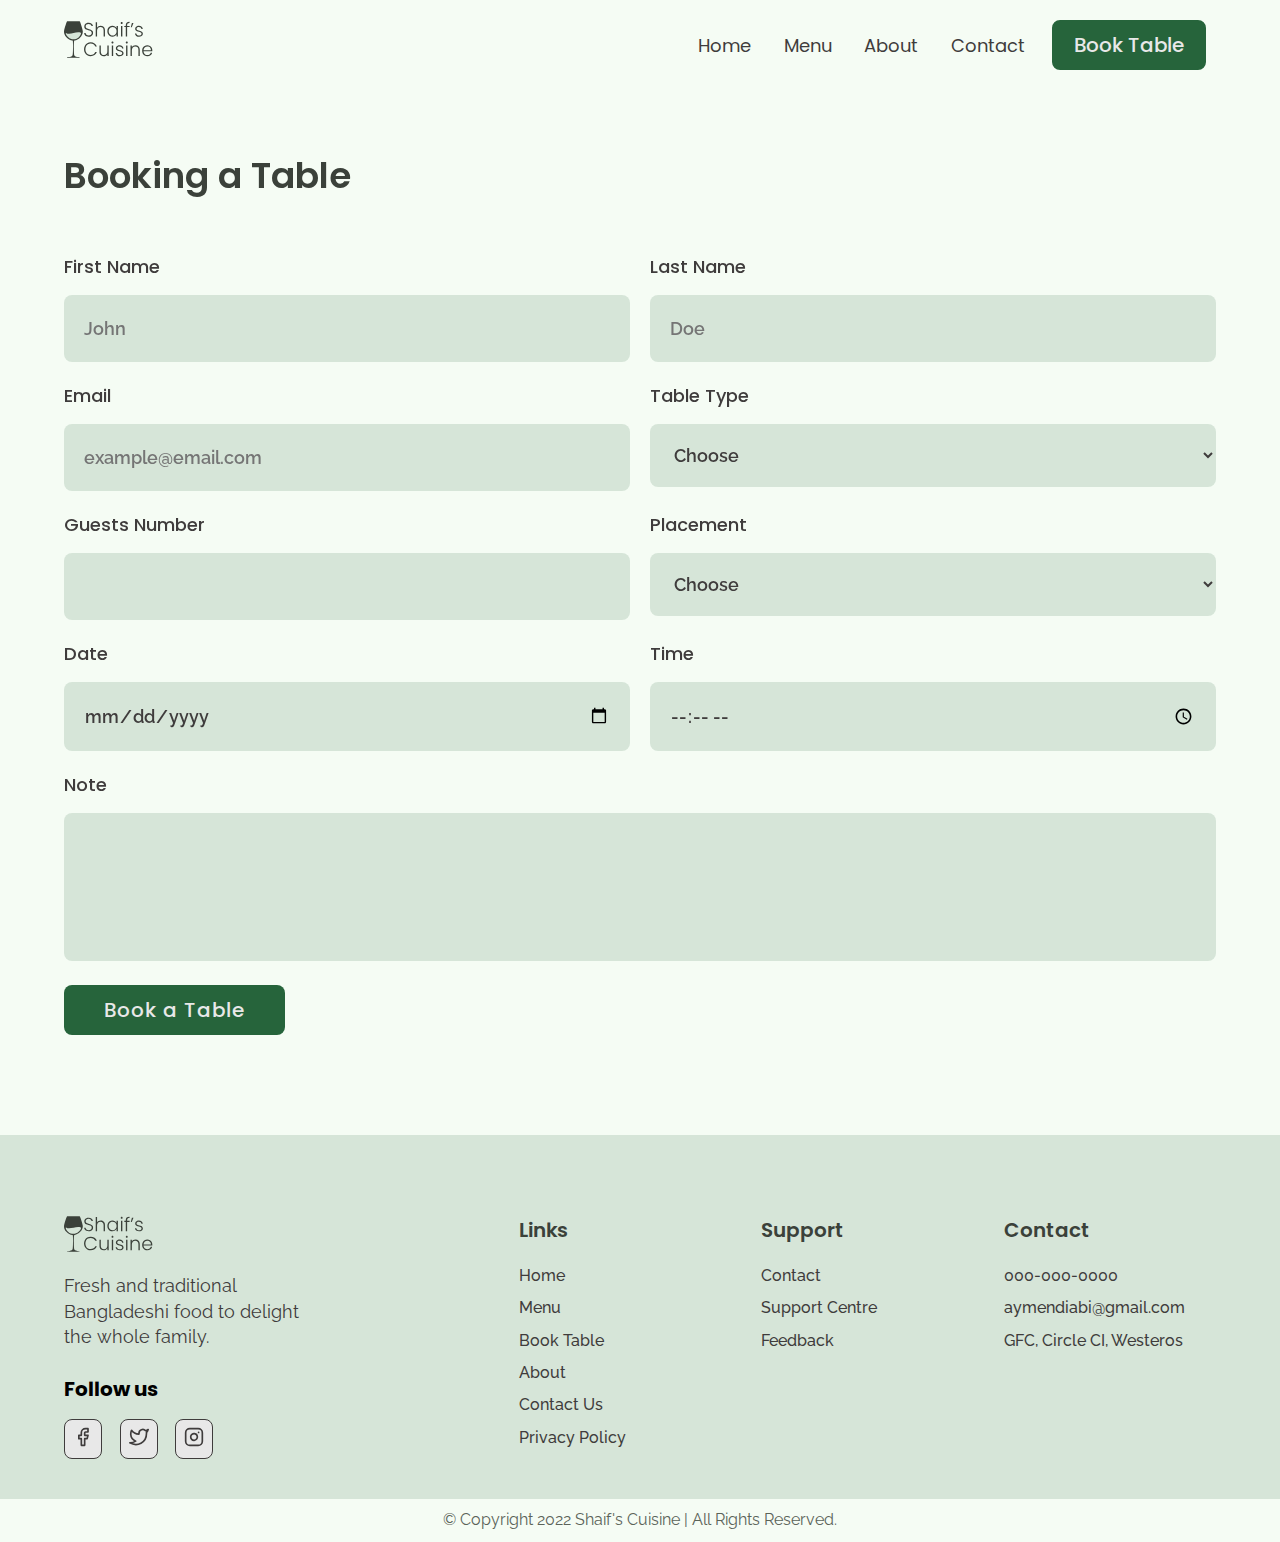
<file: booking.html>
<!DOCTYPE html>
<html lang="en">

  <head>
    <meta charset="UTF-8">
    <meta http-equiv="X-UA-Compatible" content="IE=edge">
    <meta name="viewport" content="width=device-width, initial-scale=1.0">
    <link rel="shortcut icon" href="images/favicon.ico" type="image/x-icon">
    <!-- Font Family  -->
    <!-- Poppins  -->
    <link rel="preconnect" href="https://fonts.googleapis.com">
    <link rel="preconnect" href="https://fonts.gstatic.com" crossorigin>
    <link href="https://fonts.googleapis.com/css2?family=Poppins:wght@500;600&display=swap" rel="stylesheet">
    <!-- Raleway -->
    <link rel="preconnect" href="https://fonts.googleapis.com">
    <link rel="preconnect" href="https://fonts.gstatic.com" crossorigin>
    <link href="https://fonts.googleapis.com/css2?family=Raleway:wght@400;500;600&display=swap" rel="stylesheet">
    <!-- title -->
    <title>Booking | Shaif's Cuisine</title>
    <!-- CSS Links  -->
    <link rel="stylesheet" href="reset.css">
    <link rel="stylesheet" href="style.css">
    <link rel="stylesheet" href="components.css">
    <!-- AOS CSS -->
    <link rel="stylesheet" href="https://unpkg.com/aos@next/dist/aos.css" />
  </head>

  <body>
    <!-- Nav Section Start -->
    <div class="nav">
      <div class="container">
        <div class="nav__wrapper">
          <a class="logo" href="./index.html">
            <img src="images/logo.svg" alt="Shaif's Cuisine">
          </a>
          <nav>
            <div class="nav__icon">
              <svg xmlns="http://www.w3.org/2000/svg" width="24" height="24" viewBox="0 0 24 24" fill="none"
                stroke="currentColor" stroke-width="2" stroke-linecap="round" stroke-linejoin="round">
                <line x1="3" y1="12" x2="21" y2="12" />
                <line x1="3" y1="6" x2="21" y2="6" />
                <line x1="3" y1="18" x2="21" y2="18" />
              </svg>
            </div>
            <div class="bg-overlay"></div>
            <ul role="list" class="nav-list">
              <div class="nav__close">
                <svg xmlns="http://www.w3.org/2000/svg" width="24" height="24" viewBox="0 0 24 24" fill="none"
                  stroke="currentColor" stroke-width="2" stroke-linecap="round" stroke-linejoin="round">
                  <line x1="18" y1="6" x2="6" y2="18" />
                  <line x1="6" y1="6" x2="18" y2="18" />
                </svg>
              </div>
              <div class="nav-list__wrapper">
                <li><a href="./index.html" class="nav-link">Home</a></li>
                <li><a href="./menu.html" class="nav-link">Menu</a></li>
                <li><a href="./about.html" class="nav-link">About</a></li>
                <li><a href="./contact.html" class="nav-link">Contact</a></li>
                <li><a href="./booking.html" class="btn primary-btn">Book Table</a></li>
              </div>
            </ul>
          </nav>
        </div>
      </div>
    </div>
    <!-- Nav Section End -->
    <!-- Booking Section Start -->
    <section id="form" data-aos="fade-up""">
      <div class="container">
        <h3 class="form-title">Booking a Table</h3>
        <div class="form-wrapper">
          <form>
            <div class="form-group">
              <label for="First Name">First Name</label>
              <input type="text" id="firstName" name="first-name" placeholder="John" required>
            </div>
            <div class="form-group">
              <label for="Last Name">Last Name</label>
              <input type="text" id="lasttName" name="last-name" placeholder="Doe" required>
            </div>
            <div class="form-group">
              <label for="email">Email</label>
              <input type="email" id="email" name="email" placeholder="example@email.com" required>
            </div>
            <div class="form-group">
              <label for="Table Type">Table Type</label>
              <select name="table-type" id="table-type">
                <option selected disabled>Choose</option>
                <option value="small">Small (2 people)</option>
                <option value="medium">Medium (4 people)</option>
                <option value="large">Large (6 people)</option>
              </select>
            </div>
            <div class="form-group">
              <label for="guestsNumber">Guests Number</label>
              <input type="number" id="guestsNumber" name="guests-number" min="1" max="10" required>
            </div>
            <div class="form-group">
              <label for="placement">Placement</label>
              <select name="placement" id="placement">
                <option selected disabled>Choose</option>
                <option value="outdoor">Outdoor</option>
                <option value="indoor">Indoor</option>
                <option value="rooftop">Rooftop</option>
              </select>
            </div>
            <div class="form-group">
              <label for="date">Date</label>
              <input type="date" id="date" name="date" required>
            </div>
            <div class="form-group">
              <label for="time">Time</label>
              <input type="time" id="time" name="time" required>
            </div>
            <div class="form-group form-full">
              <label for="note">Note</label>
              <textarea name="note" id="note" rows="4" Required></textarea>
            </div>
            <button type="submit" class="btn primary-btn">Book a Table</button>
          </form>
        </div>
      </div>
    </section>
    <!-- Booking Section End -->

    <!-- Footer Start -->
    <footer>
      <div class="container">
        <div class="footer-wrapper">
          <div class="footer-col1">
            <div class="logo">
              <img src="images/logo.svg" alt="Logo">
            </div>
            <p class="footer-desc">
              Fresh and traditional Bangladeshi food to delight the whole family.
            </p>
            <div class="footer-social">
              <h4 class="footer-social_title">
                Follow us
              </h4>
              <ul role="list">
                <li><a href="">
                    <svg xmlns="http://www.w3.org/2000/svg" width="24" height="24" viewBox="0 0 24 24" fill="none"
                      stroke="currentColor" stroke-width="2" stroke-linecap="round" stroke-linejoin="round">
                      <path d="M18 2h-3a5 5 0 0 0-5 5v3H7v4h3v8h4v-8h3l1-4h-4V7a1 1 0 0 1 1-1h3z" />
                    </svg>
                  </a></li>
                <li><a href="">
                    <svg xmlns="http://www.w3.org/2000/svg" width="24" height="24" viewBox="0 0 24 24" fill="none"
                      stroke="currentColor" stroke-width="2" stroke-linecap="round" stroke-linejoin="round">
                      <path
                        d="M23 3a10.9 10.9 0 0 1-3.14 1.53 4.48 4.48 0 0 0-7.86 3v1A10.66 10.66 0 0 1 3 4s-4 9 5 13a11.64 11.64 0 0 1-7 2c9 5 20 0 20-11.5a4.5 4.5 0 0 0-.08-.83A7.72 7.72 0 0 0 23 3z" />
                    </svg>
                  </a></li>
                <li><a href="">
                    <svg xmlns="http://www.w3.org/2000/svg" width="24" height="24" viewBox="0 0 24 24" fill="none"
                      stroke="currentColor" stroke-width="2" stroke-linecap="round" stroke-linejoin="round">
                      <rect x="2" y="2" width="20" height="20" rx="5" ry="5" />
                      <path d="M16 11.37A4 4 0 1 1 12.63 8 4 4 0 0 1 16 11.37z" />
                      <line x1="17.5" y1="6.5" x2="17.51" y2="6.5" />
                    </svg>
                  </a></li>
              </ul>
            </div>
          </div>
          <div class="footer-col2">
            <h3 class="footer-text_title">
              Links
            </h3>
            <ul role="list" class="footer-text">
              <li><a href="./index.html">
                  Home
                </a></li>
              <li><a href="./menu.html">
                  Menu
                </a></li>
              <li><a href="./booking.html">
                  Book Table
                </a></li>
              <li><a href="./about.html">
                  About
                </a></li>
              <li><a href="./contact.html">
                  Contact Us
                </a></li>
              <li><a href="#">
                  Privacy Policy
                </a></li>
            </ul>
          </div>
          <div class="footer-col3">
            <h3 class="footer-text_title">
              Support
            </h3>
            <ul role="list" class="footer-text">
              <li><a href="./contact.html">
                  Contact
                </a></li>
              <li><a href="#">
                  Support Centre
                </a></li>
              <li><a href="#">
                  Feedback
                </a></li>
            </ul>
          </div>
          <div class="footer-col4">
            <h3 class="footer-text_title">
              Contact
            </h3>
            <ul role="list" class="footer-text">
              <li><a href=tel:000-000-0000"">
                  000-000-0000
                </a></li>
              <li><a href="emailto:aymendiabi@gmail.com">
                  aymendiabi@gmail.com
                </a></li>
              <li><a href="#">
                  GFC, Circle CI, Westeros
                </a></li>
            </ul>
          </div>
        </div>
      </div>
    </footer>
    <div id="copyright">
      <div class="container">
        <p class="copyright-text">
          &copy; Copyright 2022 Shaif's Cuisine | All Rights Reserved.
        </p>
      </div>
    </div>
    <!-- Footer End -->

    <!-- AOS Script -->
    <script src="https://unpkg.com/aos@next/dist/aos.js"></script>

    <!-- Our Script -->
    <script src="./main.js"></script>
  </body>

</html>
</file>
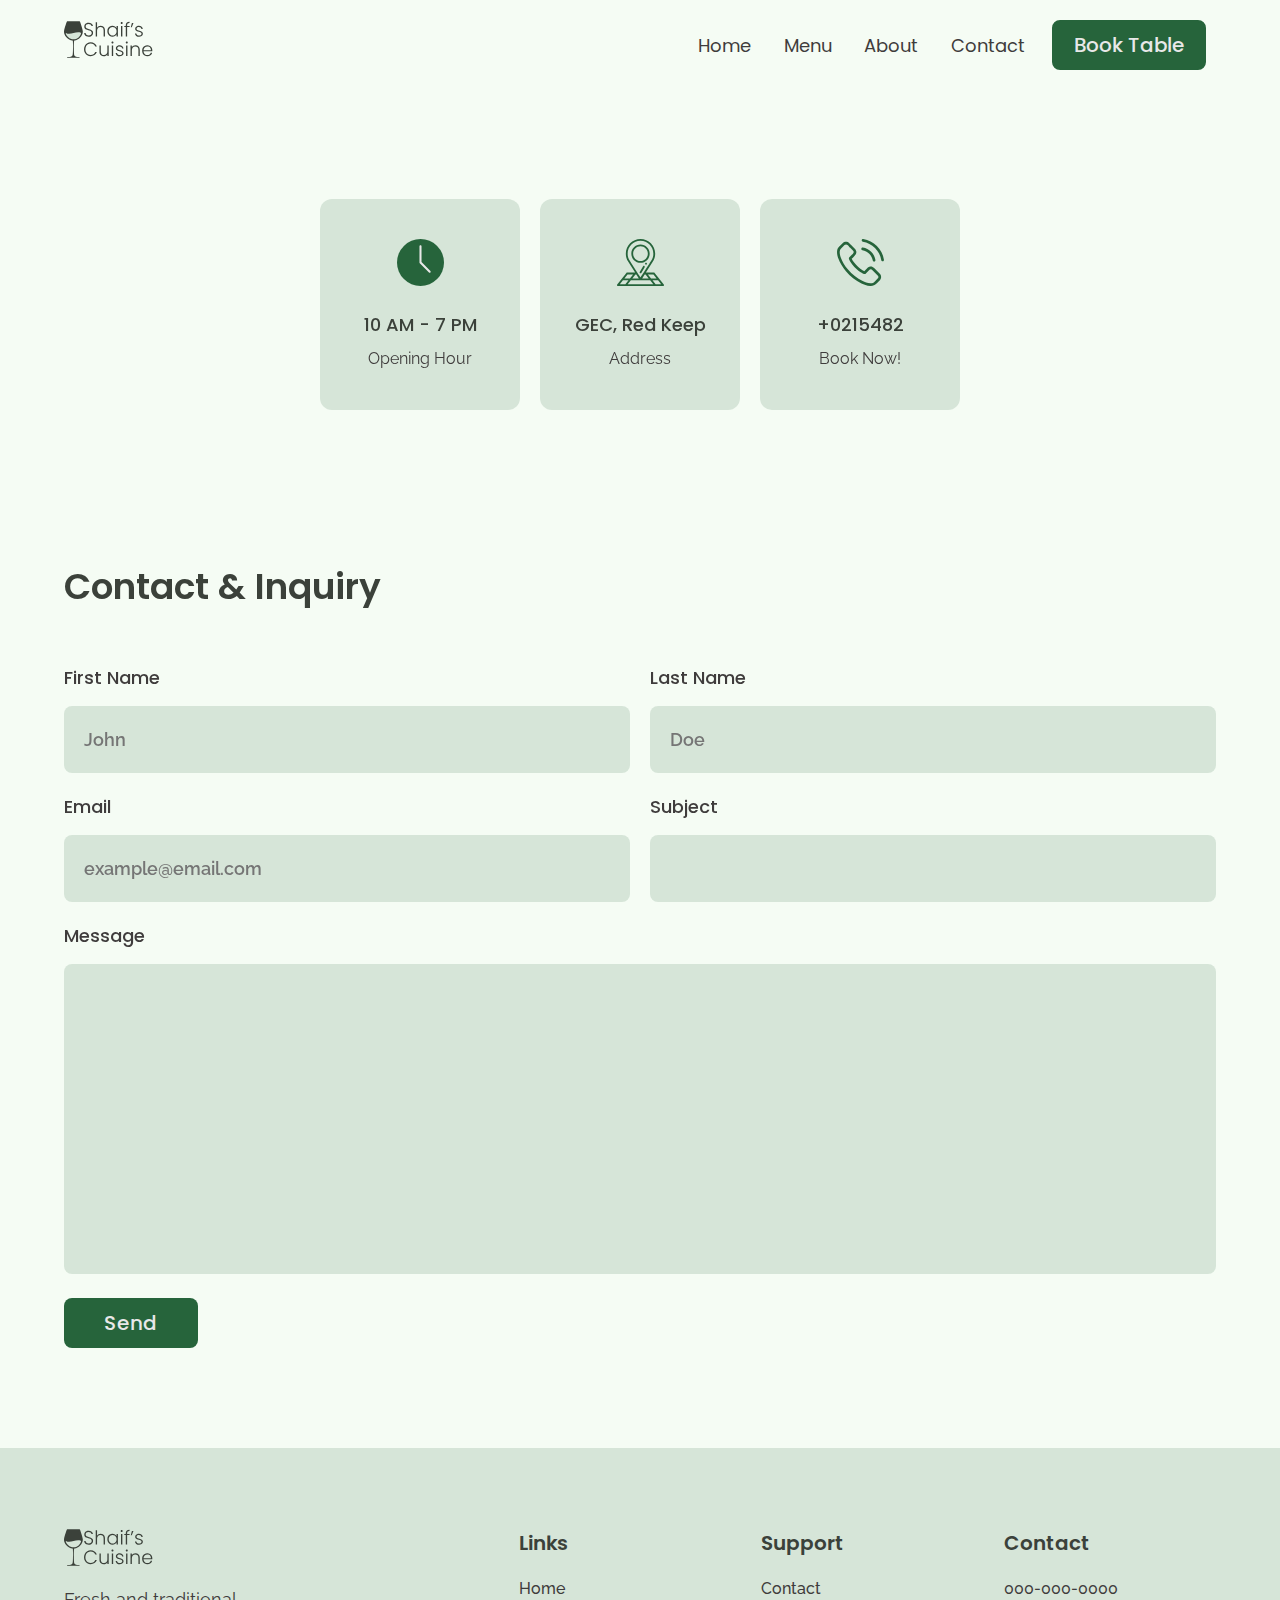
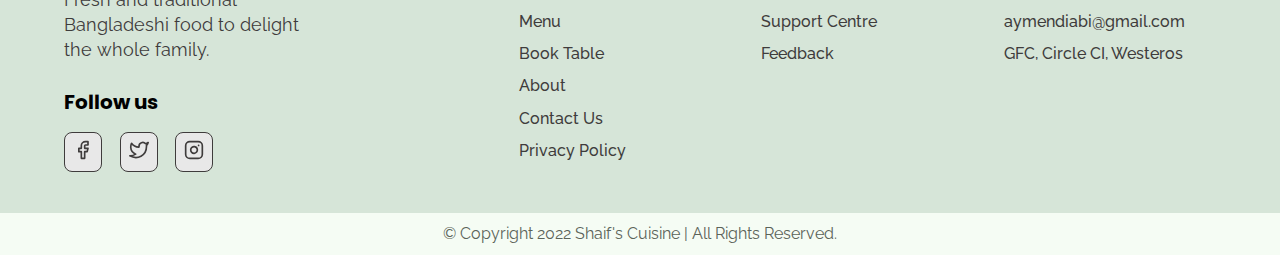
<file: contact.html>
<!DOCTYPE html>
<html lang="en">

  <head>
    <meta charset="UTF-8">
    <meta http-equiv="X-UA-Compatible" content="IE=edge">
    <meta name="viewport" content="width=device-width, initial-scale=1.0">
    <link rel="shortcut icon" href="images/favicon.ico" type="image/x-icon">
    <!-- Font Family  -->
    <!-- Poppins  -->
    <link rel="preconnect" href="https://fonts.googleapis.com">
    <link rel="preconnect" href="https://fonts.gstatic.com" crossorigin>
    <link href="https://fonts.googleapis.com/css2?family=Poppins:wght@500;600&display=swap" rel="stylesheet">
    <!-- Raleway -->
    <link rel="preconnect" href="https://fonts.googleapis.com">
    <link rel="preconnect" href="https://fonts.gstatic.com" crossorigin>
    <link href="https://fonts.googleapis.com/css2?family=Raleway:wght@400;500;600&display=swap" rel="stylesheet">
    <!-- title -->
    <title>Contact | Shaif's Cuisine</title>
    <!-- CSS Links  -->
    <link rel="stylesheet" href="reset.css">
    <link rel="stylesheet" href="style.css">
    <link rel="stylesheet" href="components.css">
    <!-- AOS CSS -->
    <link rel="stylesheet" href="https://unpkg.com/aos@next/dist/aos.css" />
  </head>

  <body>
    <!-- Nav Section Start -->
    <div class="nav">
      <div class="container">
        <div class="nav__wrapper">
          <a class="logo" href="./index.html">
            <img src="images/logo.svg" alt="Shaif's Cuisine">
          </a>
          <nav>
            <div class="nav__icon">
              <svg xmlns="http://www.w3.org/2000/svg" width="24" height="24" viewBox="0 0 24 24" fill="none"
                stroke="currentColor" stroke-width="2" stroke-linecap="round" stroke-linejoin="round">
                <line x1="3" y1="12" x2="21" y2="12" />
                <line x1="3" y1="6" x2="21" y2="6" />
                <line x1="3" y1="18" x2="21" y2="18" />
              </svg>
            </div>
            <div class="bg-overlay"></div>
            <ul role="list" class="nav-list">
              <div class="nav__close">
                <svg xmlns="http://www.w3.org/2000/svg" width="24" height="24" viewBox="0 0 24 24" fill="none"
                  stroke="currentColor" stroke-width="2" stroke-linecap="round" stroke-linejoin="round">
                  <line x1="18" y1="6" x2="6" y2="18" />
                  <line x1="6" y1="6" x2="18" y2="18" />
                </svg>
              </div>
              <div class="nav-list__wrapper">
                <li><a href="./index.html" class="nav-link">Home</a></li>
                <li><a href="./menu.html" class="nav-link">Menu</a></li>
                <li><a href="./about.html" class="nav-link">About</a></li>
                <li><a href="./contact.html" class="nav-link">Contact</a></li>
                <li><a href="./booking.html" class="btn primary-btn">Book Table</a></li>
              </div>
            </ul>
          </nav>
        </div>
      </div>
    </div>
    <!-- Nav Section End -->
    
    <!-- Store Info Section Start -->
    <section id="store-info" data-aos="fade-up">
      <div class="container">
        <div class="store-info_wrapper">
          <div class="store-info_item">
            <div class="store-info_icon">
              <img src="images/wall-clock-icon.svg" alt="Icon">
            </div>
            <h3 class="store-info_title">10 AM - 7 PM</h3>
            <p class="store-info_text">
              Opening Hour
            </p>
          </div>
          <div class="store-info_item">
            <div class="store-info_icon">
              <img src="images/address-icon.svg" alt="Icon">
            </div>
            <h3 class="store-info_title">GEC, Red Keep</h3>
            <p class="store-info_text">
              Address
            </p>
          </div>
          <div class="store-info_item">
            <div class="store-info_icon">
              <img src="images/phone-icon.svg" alt="Icon">
            </div>
            <h3 class="store-info_title">+0215482</h3>
            <p class="store-info_text">
              Book Now!
            </p>
          </div>
        </div>
      </div>
    </section>
    <!-- Store Info Section End -->

    <!-- Contact From Section Start -->
    <section id="form" data-aos="fade-down">
      <div class="container">
        <h3 class="form-title">Contact & Inquiry</h3>
        <div class="form-wrapper">
          <form>
            <div class="form-group">
              <label for="First Name">First Name</label>
              <input type="text" id="firstName" name="first-name" placeholder="John" required>
            </div>
            <div class="form-group">
              <label for="Last Name">Last Name</label>
              <input type="text" id="lasttName" name="last-name" placeholder="Doe" required>
            </div>
            <div class="form-group">
              <label for="email">Email</label>
              <input type="email" id="email" name="email" placeholder="example@email.com" required>
            </div>
            <div class="form-group">
              <label for="Subject">Subject</label>
              <input type="text" id="subject" name="subject" required>
            </div>
            <div class="form-group form-full">
              <label for="Message">Message</label>
              <textarea name="message" id="message" cols="30" rows="10" Required></textarea>
            </div>
            <button type="submit" class="btn primary-btn">Send</button>
          </form>
        </div>
      </div>
    </section>
    <!-- Contact From Section End -->

    <!-- Footer Start -->
    <footer>
      <div class="container">
        <div class="footer-wrapper">
          <div class="footer-col1">
            <div class="logo">
              <img src="images/logo.svg" alt="Logo">
            </div>
            <p class="footer-desc">
              Fresh and traditional Bangladeshi food to delight the whole family.
            </p>
            <div class="footer-social">
              <h4 class="footer-social_title">
                Follow us
              </h4>
              <ul role="list">
                <li><a href="">
                    <svg xmlns="http://www.w3.org/2000/svg" width="24" height="24" viewBox="0 0 24 24" fill="none"
                      stroke="currentColor" stroke-width="2" stroke-linecap="round" stroke-linejoin="round">
                      <path d="M18 2h-3a5 5 0 0 0-5 5v3H7v4h3v8h4v-8h3l1-4h-4V7a1 1 0 0 1 1-1h3z" />
                    </svg>
                  </a></li>
                <li><a href="">
                    <svg xmlns="http://www.w3.org/2000/svg" width="24" height="24" viewBox="0 0 24 24" fill="none"
                      stroke="currentColor" stroke-width="2" stroke-linecap="round" stroke-linejoin="round">
                      <path
                        d="M23 3a10.9 10.9 0 0 1-3.14 1.53 4.48 4.48 0 0 0-7.86 3v1A10.66 10.66 0 0 1 3 4s-4 9 5 13a11.64 11.64 0 0 1-7 2c9 5 20 0 20-11.5a4.5 4.5 0 0 0-.08-.83A7.72 7.72 0 0 0 23 3z" />
                    </svg>
                  </a></li>
                <li><a href="">
                    <svg xmlns="http://www.w3.org/2000/svg" width="24" height="24" viewBox="0 0 24 24" fill="none"
                      stroke="currentColor" stroke-width="2" stroke-linecap="round" stroke-linejoin="round">
                      <rect x="2" y="2" width="20" height="20" rx="5" ry="5" />
                      <path d="M16 11.37A4 4 0 1 1 12.63 8 4 4 0 0 1 16 11.37z" />
                      <line x1="17.5" y1="6.5" x2="17.51" y2="6.5" />
                    </svg>
                  </a></li>
              </ul>
            </div>
          </div>
          <div class="footer-col2">
            <h3 class="footer-text_title">
              Links
            </h3>
            <ul role="list" class="footer-text">
              <li><a href="./index.html">
                  Home
                </a></li>
              <li><a href="./menu.html">
                  Menu
                </a></li>
              <li><a href="./booking.html">
                  Book Table
                </a></li>
              <li><a href="./about.html">
                  About
                </a></li>
              <li><a href="./contact.html">
                  Contact Us
                </a></li>
              <li><a href="#">
                  Privacy Policy
                </a></li>
            </ul>
          </div>
          <div class="footer-col3">
            <h3 class="footer-text_title">
              Support
            </h3>
            <ul role="list" class="footer-text">
              <li><a href="./contact.html">
                  Contact
                </a></li>
              <li><a href="#">
                  Support Centre
                </a></li>
              <li><a href="#">
                  Feedback
                </a></li>
            </ul>
          </div>
          <div class="footer-col4">
            <h3 class="footer-text_title">
              Contact
            </h3>
            <ul role="list" class="footer-text">
              <li><a href=tel:000-000-0000"">
                  000-000-0000
                </a></li>
              <li><a href="emailto:aymendiabi@gmail.com">
                  aymendiabi@gmail.com
                </a></li>
              <li><a href="#">
                  GFC, Circle CI, Westeros
                </a></li>
            </ul>
          </div>
        </div>
      </div>
    </footer>
    <div id="copyright">
      <div class="container">
        <p class="copyright-text">
          &copy; Copyright 2022 Shaif's Cuisine | All Rights Reserved.
        </p>
      </div>
    </div>
    <!-- Footer End -->

    <!-- AOS Script -->
    <script src="https://unpkg.com/aos@next/dist/aos.js"></script>

    <!-- Our Script -->
    <script src="./main.js"></script>
  </body>

</html>
</file>
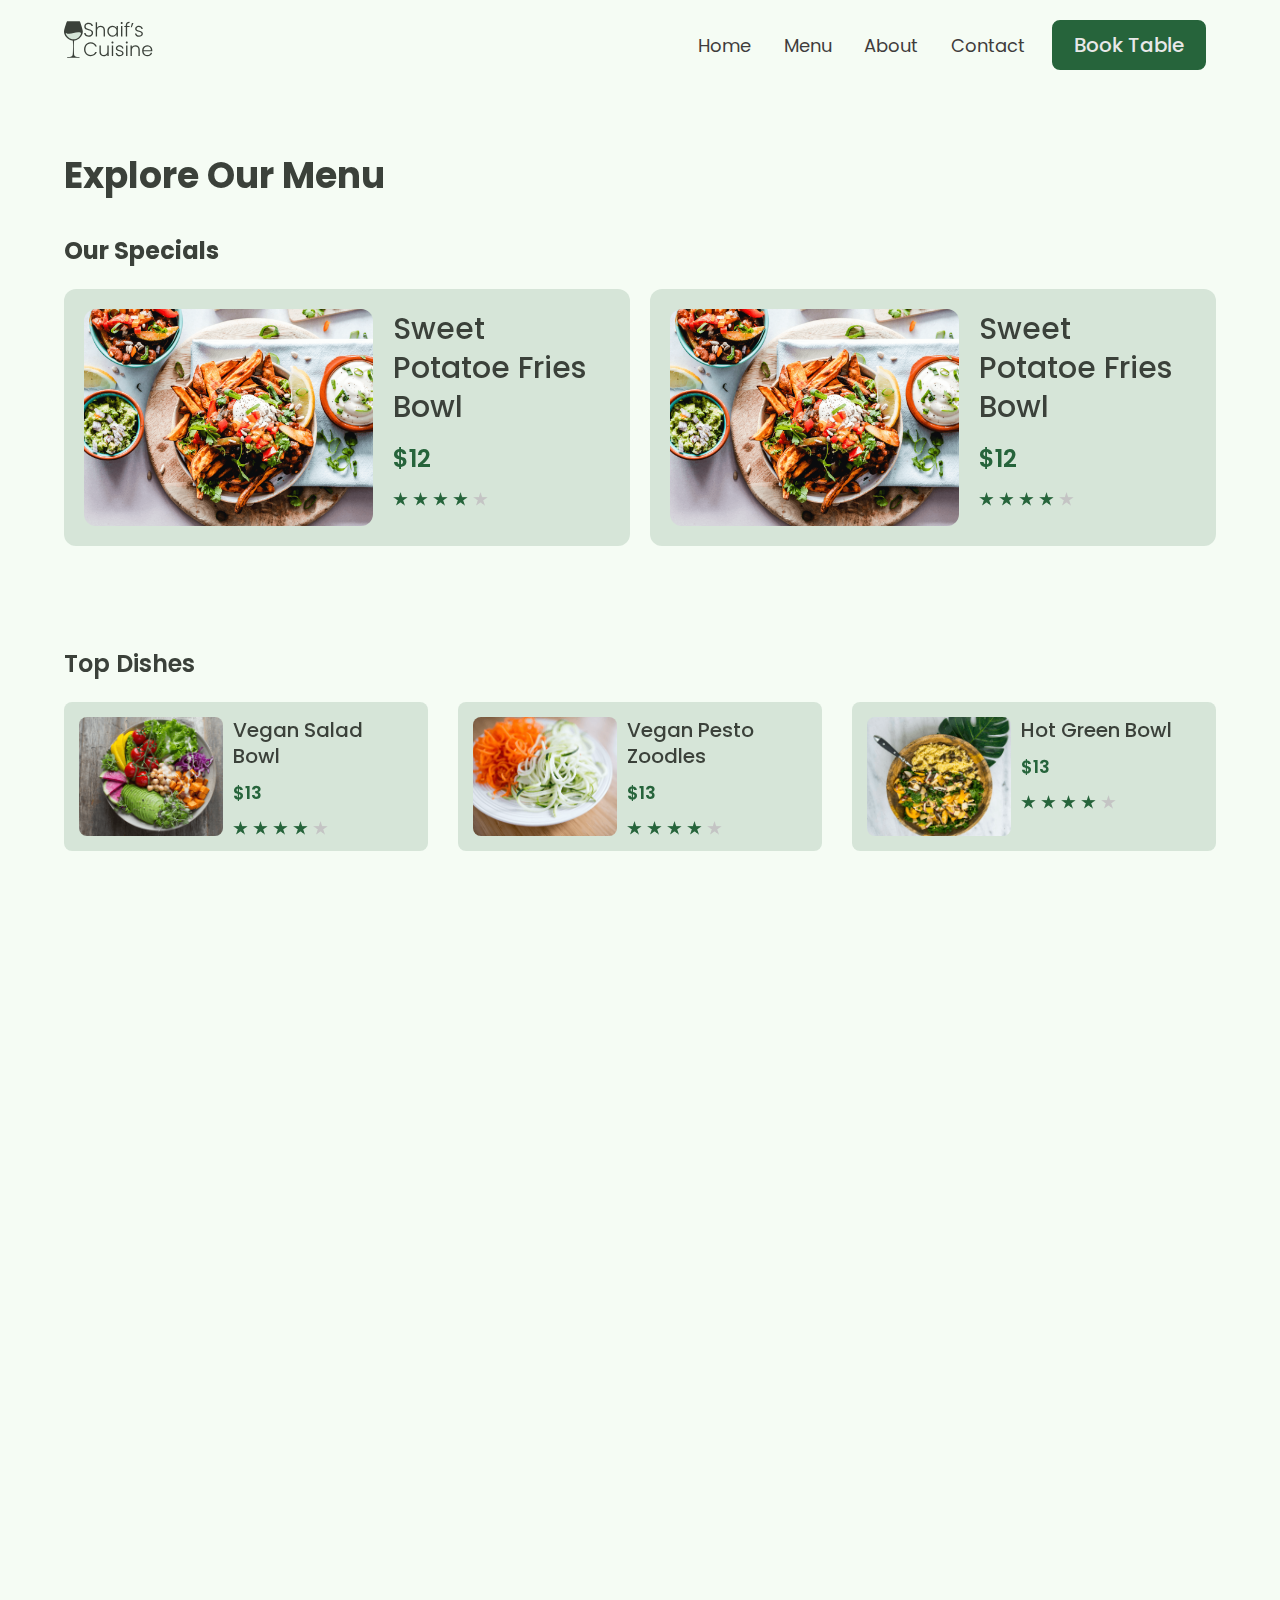
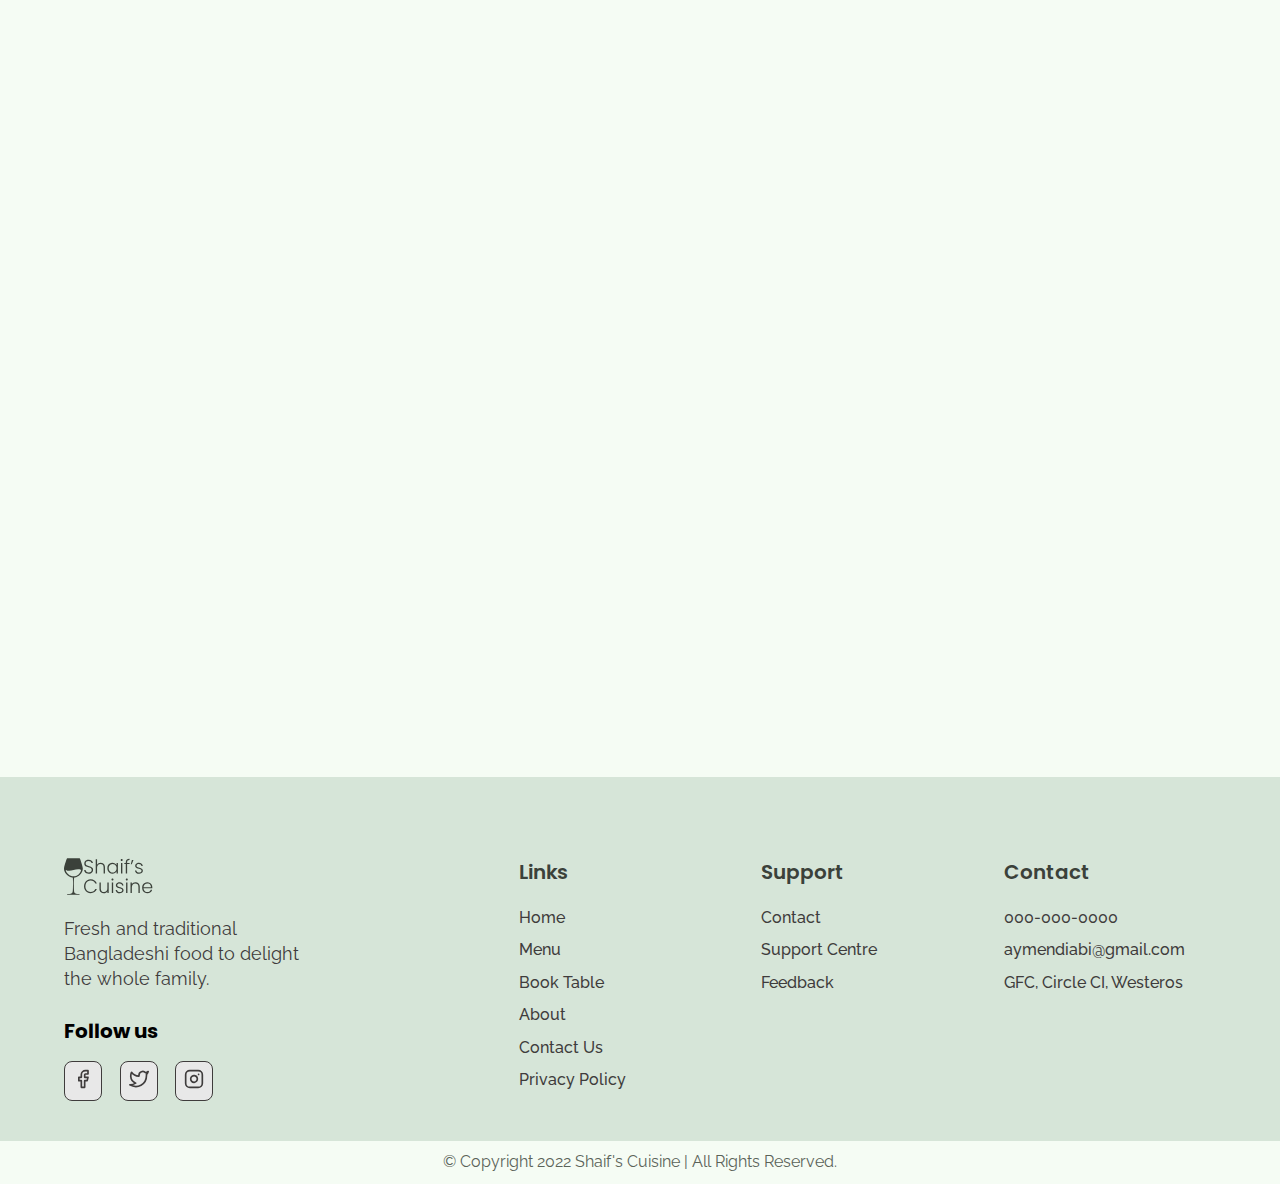
<file: menu.html>
<!DOCTYPE html>
<html lang="en">

  <head>
    <meta charset="UTF-8">
    <meta http-equiv="X-UA-Compatible" content="IE=edge">
    <meta name="viewport" content="width=device-width, initial-scale=1.0">
    <link rel="shortcut icon" href="images/favicon.ico" type="image/x-icon">
    <!-- Font Family  -->
    <!-- Poppins  -->
    <link rel="preconnect" href="https://fonts.googleapis.com">
    <link rel="preconnect" href="https://fonts.gstatic.com" crossorigin>
    <link href="https://fonts.googleapis.com/css2?family=Poppins:wght@500;600&display=swap" rel="stylesheet">
    <!-- Raleway -->
    <link rel="preconnect" href="https://fonts.googleapis.com">
    <link rel="preconnect" href="https://fonts.gstatic.com" crossorigin>
    <link href="https://fonts.googleapis.com/css2?family=Raleway:wght@400;500;600&display=swap" rel="stylesheet">
    <!-- title -->
    <title>Menu | Shaif's Cuisine</title>
    <!-- CSS Links  -->
    <link rel="stylesheet" href="reset.css">
    <link rel="stylesheet" href="style.css">
    <link rel="stylesheet" href="components.css">
        <link rel="stylesheet" href="menu.css">
    <!-- AOS CSS -->
    <link rel="stylesheet" href="https://unpkg.com/aos@next/dist/aos.css" />
  </head>

  <body>
    <!-- Nav Section Start -->
    <div class="nav">
      <div class="container">
        <div class="nav__wrapper">
          <a class="logo" href="./index.html">
            <img src="images/logo.svg" alt="Shaif's Cuisine">
          </a>
          <nav>
            <div class="nav__icon">
              <svg xmlns="http://www.w3.org/2000/svg" width="24" height="24" viewBox="0 0 24 24" fill="none"
                stroke="currentColor" stroke-width="2" stroke-linecap="round" stroke-linejoin="round">
                <line x1="3" y1="12" x2="21" y2="12" />
                <line x1="3" y1="6" x2="21" y2="6" />
                <line x1="3" y1="18" x2="21" y2="18" />
              </svg>
            </div>
            <div class="bg-overlay"></div>
            <ul role="list" class="nav-list">
              <div class="nav__close">
                <svg xmlns="http://www.w3.org/2000/svg" width="24" height="24" viewBox="0 0 24 24" fill="none"
                  stroke="currentColor" stroke-width="2" stroke-linecap="round" stroke-linejoin="round">
                  <line x1="18" y1="6" x2="6" y2="18" />
                  <line x1="6" y1="6" x2="18" y2="18" />
                </svg>
              </div>
              <div class="nav-list__wrapper">
                <li><a href="./index.html" class="nav-link">Home</a></li>
                <li><a href="./menu.html" class="nav-link">Menu</a></li>
                <li><a href="./about.html" class="nav-link">About</a></li>
                <li><a href="./contact.html" class="nav-link">Contact</a></li>
                <li><a href="./booking.html" class="btn primary-btn">Book Table</a></li>
              </div>
            </ul>
          </nav>
        </div>
      </div>
    </div>
    <!-- Nav Section End -->
    <!-- Page title start -->
    <section id="page-title" data-aos="fade-up">
      <div class="container">
        <h2 class="page-title_text">
          Explore Our Menu
        </h2>
      </div>
    </section>
    <!-- Page title end -->

    <!-- Our Specials Section Start -->
    <section id="our-specials" data-aos="fade-up">
      <div class="container">
        <h3 class="our-specials_title">
          Our Specials
        </h3>
        <div class="our-specials_wrapper">
          <!-- 1 -->
          <div class="our-specials_item">
            <div class="our-specials_item_img">
              <img src="images/food-3.png" alt="Food">
            </div>
            <div class="our-specials_item_info">
              <h3 class="our-specials_subheading">
                Sweet Potatoe Fries Bowl
              </h3>
              <h4 class="our-specials_item_price">$12</h4>
              <div class="our-specials_stars">
                <img src="images/3star.png" alt="Stars">
              </div>
            </div>
          </div>
          <!-- 2 -->
          <div class="our-specials_item">
            <div class="our-specials_item_img">
              <img src="images/food-3.png" alt="Food">
            </div>
            <div class="our-specials_item_info">
              <h3 class="our-specials_subheading">
                Sweet Potatoe Fries Bowl
              </h3>
              <h4 class="our-specials_item_price">$12</h4>
              <div class="our-specials_stars">
                <img src="images/3star.png" alt="Stars">
              </div>
            </div>
          </div>
        </div>
      </div>
    </section>
    <!-- Our Specials Section End -->

    <!-- Top Dishes Start -->
    <section id="dish-grid" data-aos="fade-down">
      <div class="container">
        <h2 class="dish-grid_title">
          Top Dishes
        </h2>
        <div class="dish-grid_wrapper">
          <!-- 1 -->
          <div class="dish-grid_item">
            <div class="dish-grid_item_img">
              <img src="./images/food-1.png" alt="Food Image">
            </div>
            <div class="dish-grid_item_info">
              <h3 class="dish-grid_item_title">
                Vegan Salad Bowl
              </h3>
              <h3 class="dish-grid_item_price">$13</h3>
              <div class="dish-grid_item_stars">
                <img src="images/3star.png" alt="3 Stars">
              </div>
            </div>
          </div>
          <!-- 2 -->
          <div class="dish-grid_item">
            <div class="dish-grid_item_img">
              <img src="./images/food-2.png" alt="Food Image">
            </div>
            <div class="dish-grid_item_info">
              <h3 class="dish-grid_item_title">
                Vegan Pesto Zoodles
              </h3>
              <h3 class="dish-grid_item_price">$13</h3>
              <div class="dish-grid_item_stars">
                <img src="images/3star.png" alt="3 Stars">
              </div>
            </div>
          </div>
          <!-- 3 -->
          <div class="dish-grid_item">
            <div class="dish-grid_item_img">
              <img src="./images/food-7.png" alt="Food Image">
            </div>
            <div class="dish-grid_item_info">
              <h3 class="dish-grid_item_title">
                Hot Green Bowl
              </h3>
              <h3 class="dish-grid_item_price">$13</h3>
              <div class="dish-grid_item_stars">
                <img src="images/3star.png" alt="3 Stars">
              </div>
            </div>
          </div>
        </div>
      </div>
    </section>
        <!-- Breakfast -->
    <section id="dish-grid" data-aos="fade-up">
      <div class="container">
        <h2 class="dish-grid_title">
          Breakfast
        </h2>
        <div class="dish-grid_wrapper">
          <!-- 1 -->
          <div class="dish-grid_item">
            <div class="dish-grid_item_img">
              <img src="./images/food-1.png" alt="Food Image">
            </div>
            <div class="dish-grid_item_info">
              <h3 class="dish-grid_item_title">
                Vegan Salad Bowl
              </h3>
              <h3 class="dish-grid_item_price">$13</h3>
              <div class="dish-grid_item_stars">
                <img src="images/3star.png" alt="3 Stars">
              </div>
            </div>
          </div>
          <!-- 2 -->
          <div class="dish-grid_item">
            <div class="dish-grid_item_img">
              <img src="./images/food-2.png" alt="Food Image">
            </div>
            <div class="dish-grid_item_info">
              <h3 class="dish-grid_item_title">
                Vegan Pesto Zoodles
              </h3>
              <h3 class="dish-grid_item_price">$13</h3>
              <div class="dish-grid_item_stars">
                <img src="images/3star.png" alt="3 Stars">
              </div>
            </div>
          </div>
          <!-- 3 -->
          <div class="dish-grid_item">
            <div class="dish-grid_item_img">
              <img src="./images/food-7.png" alt="Food Image">
            </div>
            <div class="dish-grid_item_info">
              <h3 class="dish-grid_item_title">
                Hot Green Bowl
              </h3>
              <h3 class="dish-grid_item_price">$13</h3>
              <div class="dish-grid_item_stars">
                <img src="images/3star.png" alt="3 Stars">
              </div>
            </div>
          </div>
          <!-- 4 -->
          <div class="dish-grid_item">
            <div class="dish-grid_item_img">
              <img src="./images/food-7.png" alt="Food Image">
            </div>
            <div class="dish-grid_item_info">
              <h3 class="dish-grid_item_title">
                Hot Green Bowl
              </h3>
              <h3 class="dish-grid_item_price">$13</h3>
              <div class="dish-grid_item_stars">
                <img src="images/3star.png" alt="3 Stars">
              </div>
            </div>
          </div>
          <!-- 5 -->
          <div class="dish-grid_item">
            <div class="dish-grid_item_img">
              <img src="./images/food-7.png" alt="Food Image">
            </div>
            <div class="dish-grid_item_info">
              <h3 class="dish-grid_item_title">
                Hot Green Bowl
              </h3>
              <h3 class="dish-grid_item_price">$13</h3>
              <div class="dish-grid_item_stars">
                <img src="images/3star.png" alt="3 Stars">
              </div>
            </div>
          </div>
        </div>
      </div>
    </section>
        <!-- Lunch -->
    <section id="dish-grid" data-aos="fade-up">
      <div class="container">
        <h2 class="dish-grid_title">
          Lunch
        </h2>
        <div class="dish-grid_wrapper">
          <!-- 1 -->
          <div class="dish-grid_item">
            <div class="dish-grid_item_img">
              <img src="./images/food-1.png" alt="Food Image">
            </div>
            <div class="dish-grid_item_info">
              <h3 class="dish-grid_item_title">
                Vegan Salad Bowl
              </h3>
              <h3 class="dish-grid_item_price">$13</h3>
              <div class="dish-grid_item_stars">
                <img src="images/3star.png" alt="3 Stars">
              </div>
            </div>
          </div>
          <!-- 2 -->
          <div class="dish-grid_item">
            <div class="dish-grid_item_img">
              <img src="./images/food-2.png" alt="Food Image">
            </div>
            <div class="dish-grid_item_info">
              <h3 class="dish-grid_item_title">
                Vegan Pesto Zoodles
              </h3>
              <h3 class="dish-grid_item_price">$13</h3>
              <div class="dish-grid_item_stars">
                <img src="images/3star.png" alt="3 Stars">
              </div>
            </div>
          </div>
          <!-- 3 -->
          <div class="dish-grid_item">
            <div class="dish-grid_item_img">
              <img src="./images/food-7.png" alt="Food Image">
            </div>
            <div class="dish-grid_item_info">
              <h3 class="dish-grid_item_title">
                Hot Green Bowl
              </h3>
              <h3 class="dish-grid_item_price">$13</h3>
              <div class="dish-grid_item_stars">
                <img src="images/3star.png" alt="3 Stars">
              </div>
            </div>
          </div>
          <!-- 4 -->
          <div class="dish-grid_item">
            <div class="dish-grid_item_img">
              <img src="./images/food-7.png" alt="Food Image">
            </div>
            <div class="dish-grid_item_info">
              <h3 class="dish-grid_item_title">
                Hot Green Bowl
              </h3>
              <h3 class="dish-grid_item_price">$13</h3>
              <div class="dish-grid_item_stars">
                <img src="images/3star.png" alt="3 Stars">
              </div>
            </div>
          </div>
          <!-- 5 -->
          <div class="dish-grid_item">
            <div class="dish-grid_item_img">
              <img src="./images/food-7.png" alt="Food Image">
            </div>
            <div class="dish-grid_item_info">
              <h3 class="dish-grid_item_title">
                Hot Green Bowl
              </h3>
              <h3 class="dish-grid_item_price">$13</h3>
              <div class="dish-grid_item_stars">
                <img src="images/3star.png" alt="3 Stars">
              </div>
            </div>
          </div>
          <!-- 6 -->
          <div class="dish-grid_item">
            <div class="dish-grid_item_img">
              <img src="./images/food-7.png" alt="Food Image">
            </div>
            <div class="dish-grid_item_info">
              <h3 class="dish-grid_item_title">
                Hot Green Bowl
              </h3>
              <h3 class="dish-grid_item_price">$13</h3>
              <div class="dish-grid_item_stars">
                <img src="images/3star.png" alt="3 Stars">
              </div>
            </div>
          </div>
        </div>
      </div>
    </section>
        <!-- Dinner -->
    <section id="dish-grid" data-aos="fade-up">
      <div class="container">
        <h2 class="dish-grid_title">
          Dinner
        </h2>
        <div class="dish-grid_wrapper">
          <!-- 1 -->
          <div class="dish-grid_item">
            <div class="dish-grid_item_img">
              <img src="./images/food-1.png" alt="Food Image">
            </div>
            <div class="dish-grid_item_info">
              <h3 class="dish-grid_item_title">
                Vegan Salad Bowl
              </h3>
              <h3 class="dish-grid_item_price">$13</h3>
              <div class="dish-grid_item_stars">
                <img src="images/3star.png" alt="3 Stars">
              </div>
            </div>
          </div>
          <!-- 2 -->
          <div class="dish-grid_item">
            <div class="dish-grid_item_img">
              <img src="./images/food-2.png" alt="Food Image">
            </div>
            <div class="dish-grid_item_info">
              <h3 class="dish-grid_item_title">
                Vegan Pesto Zoodles
              </h3>
              <h3 class="dish-grid_item_price">$13</h3>
              <div class="dish-grid_item_stars">
                <img src="images/3star.png" alt="3 Stars">
              </div>
            </div>
          </div>
          <!-- 3 -->
          <div class="dish-grid_item">
            <div class="dish-grid_item_img">
              <img src="./images/food-7.png" alt="Food Image">
            </div>
            <div class="dish-grid_item_info">
              <h3 class="dish-grid_item_title">
                Hot Green Bowl
              </h3>
              <h3 class="dish-grid_item_price">$13</h3>
              <div class="dish-grid_item_stars">
                <img src="images/3star.png" alt="3 Stars">
              </div>
            </div>
          </div>
          <!-- 4 -->
          <div class="dish-grid_item">
            <div class="dish-grid_item_img">
              <img src="./images/food-7.png" alt="Food Image">
            </div>
            <div class="dish-grid_item_info">
              <h3 class="dish-grid_item_title">
                Hot Green Bowl
              </h3>
              <h3 class="dish-grid_item_price">$13</h3>
              <div class="dish-grid_item_stars">
                <img src="images/3star.png" alt="3 Stars">
              </div>
            </div>
          </div>
          <!-- 5 -->
          <div class="dish-grid_item">
            <div class="dish-grid_item_img">
              <img src="./images/food-7.png" alt="Food Image">
            </div>
            <div class="dish-grid_item_info">
              <h3 class="dish-grid_item_title">
                Hot Green Bowl
              </h3>
              <h3 class="dish-grid_item_price">$13</h3>
              <div class="dish-grid_item_stars">
                <img src="images/3star.png" alt="3 Stars">
              </div>
            </div>
          </div>
          <!-- 6 -->
          <div class="dish-grid_item">
            <div class="dish-grid_item_img">
              <img src="./images/food-7.png" alt="Food Image">
            </div>
            <div class="dish-grid_item_info">
              <h3 class="dish-grid_item_title">
                Hot Green Bowl
              </h3>
              <h3 class="dish-grid_item_price">$13</h3>
              <div class="dish-grid_item_stars">
                <img src="images/3star.png" alt="3 Stars">
              </div>
            </div>
          </div>
        </div>
      </div>
    </section>
    <!-- Top Dishes End -->

    <!-- Footer Start -->
    <footer>
      <div class="container">
        <div class="footer-wrapper">
          <div class="footer-col1">
            <div class="logo">
              <img src="images/logo.svg" alt="Logo">
            </div>
            <p class="footer-desc">
              Fresh and traditional Bangladeshi food to delight the whole family.
            </p>
            <div class="footer-social">
              <h4 class="footer-social_title">
                Follow us
              </h4>
              <ul role="list">
                <li><a href="">
                    <svg xmlns="http://www.w3.org/2000/svg" width="24" height="24" viewBox="0 0 24 24" fill="none"
                      stroke="currentColor" stroke-width="2" stroke-linecap="round" stroke-linejoin="round">
                      <path d="M18 2h-3a5 5 0 0 0-5 5v3H7v4h3v8h4v-8h3l1-4h-4V7a1 1 0 0 1 1-1h3z" />
                    </svg>
                  </a></li>
                <li><a href="">
                    <svg xmlns="http://www.w3.org/2000/svg" width="24" height="24" viewBox="0 0 24 24" fill="none"
                      stroke="currentColor" stroke-width="2" stroke-linecap="round" stroke-linejoin="round">
                      <path
                        d="M23 3a10.9 10.9 0 0 1-3.14 1.53 4.48 4.48 0 0 0-7.86 3v1A10.66 10.66 0 0 1 3 4s-4 9 5 13a11.64 11.64 0 0 1-7 2c9 5 20 0 20-11.5a4.5 4.5 0 0 0-.08-.83A7.72 7.72 0 0 0 23 3z" />
                    </svg>
                  </a></li>
                <li><a href="">
                    <svg xmlns="http://www.w3.org/2000/svg" width="24" height="24" viewBox="0 0 24 24" fill="none"
                      stroke="currentColor" stroke-width="2" stroke-linecap="round" stroke-linejoin="round">
                      <rect x="2" y="2" width="20" height="20" rx="5" ry="5" />
                      <path d="M16 11.37A4 4 0 1 1 12.63 8 4 4 0 0 1 16 11.37z" />
                      <line x1="17.5" y1="6.5" x2="17.51" y2="6.5" />
                    </svg>
                  </a></li>
              </ul>
            </div>
          </div>
          <div class="footer-col2">
            <h3 class="footer-text_title">
              Links
            </h3>
            <ul role="list" class="footer-text">
              <li><a href="./index.html">
                  Home
                </a></li>
              <li><a href="./menu.html">
                  Menu
                </a></li>
              <li><a href="./booking.html">
                  Book Table
                </a></li>
              <li><a href="./about.html">
                  About
                </a></li>
              <li><a href="./contact.html">
                  Contact Us
                </a></li>
              <li><a href="#">
                  Privacy Policy
                </a></li>
            </ul>
          </div>
          <div class="footer-col3">
            <h3 class="footer-text_title">
              Support
            </h3>
            <ul role="list" class="footer-text">
              <li><a href="./contact.html">
                  Contact
                </a></li>
              <li><a href="#">
                  Support Centre
                </a></li>
              <li><a href="#">
                  Feedback
                </a></li>
            </ul>
          </div>
          <div class="footer-col4">
            <h3 class="footer-text_title">
              Contact
            </h3>
            <ul role="list" class="footer-text">
              <li><a href=tel:000-000-0000"">
                  000-000-0000
                </a></li>
              <li><a href="emailto:aymendiabi@gmail.com">
                  aymendiabi@gmail.com
                </a></li>
              <li><a href="#">
                  GFC, Circle CI, Westeros
                </a></li>
            </ul>
          </div>
        </div>
      </div>
    </footer>
    <div id="copyright">
      <div class="container">
        <p class="copyright-text">
          &copy; Copyright 2022 Shaif's Cuisine | All Rights Reserved.
        </p>
      </div>
    </div>
    <!-- Footer End -->

    <!-- AOS Script -->
    <script src="https://unpkg.com/aos@next/dist/aos.js"></script>

    <!-- Our Script -->
    <script src="./main.js"></script>
  </body>

</html>
</file>
<file: style.css>
/* 
--- 01 TYPOGRAPHY SYSTEM

-- FONT SIZE SYSTEM (px)
10 / 12 / 14 / 16 / 18 / 20 / 24 / 30 / 36 / 44 / 52 / 62 / 74 / 86 / 98

-- FONT-WRIGHT:
Default: 400 
  Medium: 500 
  Semi-bold: 600 
  Bold: 700

-- LINE-HEIGHT:
Default: 1
Small: 1.05
Paragraph default: 1.6

-- LETTER SPACING: 
- 0.5px
- 0.75px


-- SPACING SYSTEM (px)
2 / 4 / 8 / 12 / 16 / 24 / 32 / 48 / 64 / 80 / 96 / 128

-- COLORS: 

- Primary: #e67e22

- Tints: #fdf2e9
- Shades: #cf711f
- Accents:
- Greys: 
#555
#333

--- 05 SHADOWS: 

--- 06 BORDER-RADIUS: 
Default: 9px

--- 07 WHITESPACE: 
-- SPACING SYSTEM (px)

2 / 4 / 8 / 12 / 16 / 24 / 32 / 48 / 64 / 80 / 96 / 128 

REM and EM do NOT depend on HTML font-size in media queries
Instead, 1em = 16px 
*/



:root {
	--green-1: #26643b;
	--green-2: #a2de96;
	--lightGreen-1: #d6e5d8;
	--lightGreen-2: #f5fcf4;
	--black-1: #3b413a;
	--black-2: #3f3c3c;
	--black-3: #5b6359;
	--white-1: #e8e8e8;
}

html {
  font-size: 62.5%; /* 1rem = 10px */
  overflow-x: hidden;
  scroll-behavior: smooth;
}

* {
  margin: 0;
  padding: 0;
  box-sizing: border-box;
}

body {
  background-color: var(--lightGreen-2);
  overflow-x: hidden;
  transition: all .4s;
}

section {
  padding: 10rem 0;
}

@media screen and (max-width: 768px) {
  section {
    padding: 5rem 0;
  }
}

.container {
  max-width: 120rem;
  width: 90%;
  margin-inline: auto;
}

img {
  width: 100%;
  height: 100%;
  object-fit: contain;
}

h1, h2, h3, h4 {
  font-family: 'Poppins', sans-serif;
}

p {
  font-family: 'Raleway', sans-serif;
  font-weight: 400;
  line-height: 1.4em;
  font-size: 1.8rem;
}

a {
  display: inline-block;
  text-decoration: none;
}
</file>
<file: components.css>
/* Nav Styles  */

.nav {
  padding: 2rem 0;
}

.nav__icon,
.nav__close,
.bg-overlay {
  display: none;
}

.nav__wrapper {
  display: flex;
  justify-content: space-between;
}

.nav-list .nav-link {
  font-size: 1.8rem;
  font-family: 'Poppins', sans-serif;
  color: var(--black-2);
  padding: .5rem;
}

.nav-list li:hover .nav-link {
  color: var(--green-1);
}

.nav-list li {
  display: inline-block;
  margin-inline: 1rem;
}

@media only screen and (max-width: 48em) {
  .nav {
    position: relative;
  }

  .nav__icon {
    display: block;
  }

  .nav__icon svg,
  .nav__close svg {
    pointer-events: none;
    height: 3rem;
    width: 3rem;
  }

  .nav__close {
    display: block;
    position: absolute;
    color: var(--black);
    right: 1rem;
    top: 1rem;
    cursor: pointer;
  }

  .nav-list {
    z-index: 999;
    position: absolute;
    left: 100%;
    top: 0;
    height: 100vh;
    width: 80%;
    background-color: var(--lightGreen-1);
    display: flex;
    align-items: center;
    justify-content: center;
    /* padding-right: 2rem; */
    transform: translateX(0);
    overflow: hidden;
    transition: .3s ease-in transform;
  }
  
  .nav-list.show {
    transform: translateX(-100%);
  }

  .nav-list li {
    display: block;
    text-align: center;
    margin-bottom: 2rem;
  }

  .nav-list a {
    font-size: 1.6rem;
  }

  .bg-overlay {
    position: absolute;
    display: none;
    left: 0;
    top: 0;
    background-color: rgba(18, 24, 14, .8);
    width: 100%;
    height: 100vh;
    z-index: 999;
  }

  .bg-overlay.active {
    display: block;
  }
}

/* Global Button Styles  */

.btn {
  color:var(--green-1);
  font-family: 'Poppins';
  font-weight: 500;
  font-size: 1.4rem;
  border-radius: .8rem;
  padding: 1.2rem 2rem;
}

.primary-btn {
  color: var(--white-1);
  background-color: var(--green-1);
  border: 2px solid var(--green-1);
  transition: all .3s;
}

.primary-btn:hover,
.primary-btn:active {
  color: var(--green-1);
  background-color: var(--white);
  border: 2px solid var(--green-1);
}

@media only screen and (min-width: 48em) {
  .btn {
    padding: .8rem 2rem;
    font-size: 2rem;
  }
}

/* Footer  */

footer {
  background-color: var(--lightGreen-1);
  padding-block: 5rem 2rem;
}

.footer-wrapper {
  display: flex;
  flex-direction: column;
  gap: 3rem;
}

.logo {
  width: 9rem;
  margin-bottom: 2rem;
}

.footer-desc {
  font-size: 1.4rem;
  color: var(--black-2);
  margin-bottom: 2rem;
}

.footer-social_title {
  font-size: 1.8rem;
  color: var(--black);
  margin-bottom: 1rem;
}

.footer-social li {
  display: inline-block;
  margin-right: 1.5rem;
}

.footer-social a:link,
.footer-social a:visited {
  padding: .5rem .8rem;
  background-color: var(--white-1);
  border: 1px solid var(--black-2);
  border-radius: 8px;
}

.footer-social svg {
  width: 2rem;
  color: var(--black-2);
}

.footer-text_title {
  font-size: 1.8rem;
  margin-bottom: 1rem;
  color: var(--black-1);
  font-weight: 600;
}

.footer-text a:link,
.footer-text a:visited {
  font-size: 1.4rem;
  margin-bottom: .5rem;
  color: var(--black-2);
  font-family: 'Raleway';
  font-weight: 500;
  line-height: 1.4em;
}

@media only screen and (min-width: 48em) {
  footer {
    padding-block: 8rem 4rem;
  }

  .footer-wrapper {
    flex-direction: row;
  }

  .footer-col1 {
    flex: 4;
  }

  .footer-col2,
  .footer-col3,
  .footer-col4 {
    flex: 2;
  }

  .footer-desc {
    max-width: 25rem;
    font-size: 1.8rem;
    margin-bottom: 2.5rem;
  }

  .footer-social_title {
    font-size: 2rem;
    margin-bottom: 1.5rem;
  }

  .footer-text_title {
    font-size: 2rem;
    margin-bottom: 2rem;
  }

  .footer-text a:link,
  .footer-text a:visited {
    font-size: 1.6rem;
    margin-bottom: 1rem;
  }
}

#copyright {
  padding-block: 1rem;
}

.copyright-text {
  text-align: center;
  font-size: 1.4rem;
  color: var(--black-3);
}

@media only screen and (min-width: 48em) {
  .copyright-text {
    font-size: 1.6rem;
  }
}

/* Store Info Styles */

.store-info_wrapper {
  display: flex;
  justify-content: center;
  align-items: stretch;
  gap: 1rem;
  flex-wrap: wrap;
}

.store-info_item {
  background-color: var(--lightGreen-1);
  padding: 2rem 3rem;
  text-align: center;
  border-radius: 12px;
  width: 15rem;
}

.store-info_icon {
  width: 3.2rem;
  margin-inline: auto;
  margin-bottom: 1.5rem;
}

.store-info_title {
  font-size: 1.4rem;
  font-family: 'Poppins';
  font-weight: 500;
  margin-bottom: .5rem;
  color: var(--black-1);
}

.store-info_text {
  font-size: 1.4rem;
  font-family: 'Raleway';
  color: var(--black-2);
}

@media only screen and (min-width: 48em) {
  .store-info_wrapper {
    gap: 2rem;
  }

  .store-info_item {
    min-width: 20rem;
    padding-block: 4rem;
  }

  .store-info_icon {
    width: 4.7rem;
    margin-bottom: 2.5rem;
  }

  .store-info_title {
    font-size: 1.8rem;
    margin-bottom: 1rem;
  }

  .store-info_text {
    font-size: 1.6rem;
  }
}

/* Dish Grid */

.dish-grid_title {
  font-size: 1.8rem;
  margin-bottom: 2rem;
  font-weight: 600;
  color: var(--black-1);
}

.dish-grid_wrapper {
  display: grid;
  grid-template-columns: repeat(auto-fit, minmax(14rem, 1fr));
  gap: 1rem;
}

.dish-grid_item {
  display: flex;
  flex-direction: column;
  background-color: var(--lightGreen-1);
  padding: 1rem;
  gap: .5rem;
  border-radius: 8px;
}

.dish-grid_item_img {
  flex: 4;
}

.dish-grid_item_img img {
  object-fit: cover;
  border-radius: 8px;
}

.dish-grid_item_info {
  flex: 5;
}

.dish-grid_item_title {
  font-size: 1.4rem;
  line-height: 1.3em;
  font-weight: 500;
  color: var(--black-1);
  margin-bottom: .5rem;
}

.dish-grid_item_price {
  font-size: 1.4rem;
  color: var(--green-1);
  font-weight: 600;
  margin-bottom: 1rem;
}

.dish-grid_item_stars {
  max-height: 1.5rem;
  width: max-content;
  margin-bottom: .5rem;
}

@media only screen and (min-width: 48em) {

  .dish-grid_title {
    font-size: 2.4rem;
  }

  .dish-grid_wrapper {
    grid-template-columns: repeat(auto-fit, minmax(35rem, 1fr));
    gap: 3rem;
  }

  .dish-grid_item {
    flex-direction: row;
    padding: 1.5rem;
    gap: 1rem;
  }

  .dish-grid_item_title {
    font-size: 2rem;
    margin-bottom: 1rem;
  }

  .dish-grid_item_price {
    font-size: 1.8rem;
    margin-bottom: 1.5rem;
  }

  .dish-grid_item_stars {
    margin-bottom: 0;
  }
}

/* form styles */

#form {
  padding-block: 5rem;
}

.form-title {
  font-size: 1.8rem;
  color: var(--black-1);
  font-weight: 600;
}

.form-wrapper {
  padding-block: 3rem;
}

.form-wrapper form {
  display: grid;
  grid-template-columns: 1fr;
  gap: 2rem;
}

.form-group label {
  font-size: 1.6rem;
  font-family: 'Poppins';
  color: var(--black-2);
  font-weight: 500;
}

.form-group input,
.form-group textarea, 
.form-group select {
  width: 100%;
  border: none;
  background-color: var(--lightGreen-1);
  font-size: 1.4rem;
  font-family: 'Raleway';
  font-weight: 600;
  padding: 1.5rem;
  border-radius: 8px;
  margin-top: .5rem;
  color: var(--black-2);
}

.form-group textarea {
  resize: none;
}

.form-wrapper button[type="submit"] {
  width: max-content;
  border: none;
  padding: 1rem 4rem;
  font-weight: 500;
  letter-spacing: .1rem;
}

@media only screen and (min-width: 48em) {
  .form-title {
    font-size: 3.6rem;
  }

  .form-wrapper {
    padding-block: 5rem;
  }

  .form-wrapper form {
    grid-template-columns: repeat(2, 1fr);
  }

  .form-full {
    grid-column: 1/3;
  }

  .form-group label {
    font-size: 1.8rem;
  }

  .form-group input,
  .form-group textarea, 
  .form-group select {
    font-size: 1.8rem;
    padding: 2rem;
    margin-top: 1.5rem;
  }
}
</file>
<file: home.css>
/* Hero Section Styles  */

.hero-wrapper {
  display: flex;
  align-items: center;
  justify-content: center;
  flex-direction: column-reverse;
  gap: 5rem;
}

.hero-left_wrapper {
  max-width: 360px;
}

.hero-img_wrapper {
  max-width: 40rem;
  width: 80%;
  margin-inline: auto;
}

.hero-heading {
  font-family: "Poppins";
  font-weight: 600;
  line-height: 1.4em;
  text-align: center;
  font-size: 1.8rem;
  margin-bottom: 1.5rem;
  color: var(--black-1);
}

.hero-info {
  text-align: center;
  font-size: 1.4rem;
  margin-bottom: 1.5rem;
  color: var(--black-2);
}

.btn-wrapper {
  text-align: center;
}

@media only screen and (min-width: 48em) {
  .hero-wrapper {
    flex-direction: row;
    gap: 0;
  }

  .hero-left {
    flex: 3;
  }

  .hero-right {
    flex: 4;
  }

  .hero-heading {
    font-size: 3.6rem;
    margin-bottom: 2rem;
    text-align: left;
  }

  .hero-info {
    margin-bottom: 2rem;
    text-align: left;
    font-size: 1.8rem;
  }

  .btn-wrapper {
    text-align: left;
  }

  .hero-img_wrapper {
    max-width: none;
    width: 90%;
  }
}

/* Our Specials Section */

#our-specials {
  padding-top: 10rem;
}

.our-specials_wrapper {
  display: flex;
  flex-direction: column;
  gap: 3rem;
}

.our-specials_left {
  display: flex;
  gap: 1rem;
}

.our-specials_item {
  background-color: var(--lightGreen-1);
  padding: 1.2rem;
  padding-top: 5rem;
  border-radius: 12px;
  margin-inline: auto;
}

.our-specials_img {
  margin-top: calc(-50% - 2rem);
  margin-bottom: 2rem;
  border-radius: 16px;
  height: 15rem;
  overflow: hidden;
}

.our-specials_img img {
  object-fit: cover;
}

.our-specials_title {
  font-size: 1.4rem;
  color: var(--black-1);
  font-weight: 600;
  margin-bottom: 1rem;
}

.our-specials_item_price {
  color: var(--green-1);
  font-size: 1.4rem;
  font-weight: 600;
  margin-bottom: 0.8rem;
}
.our-specials_stars {
  height: 1.5rem;
  width: max-content;
  margin-bottom: 1rem;
}

.our-specials_text {
  font-size: 1.4rem;
  color: var(--black-2);
  font-weight: 500;
}

.our-specials_item_title {
  font-size: 1.8rem;
  color: var(--black-1);
  margin-bottom: 1.5rem;
}

.our-specials__text {
  font-size: 1.4rem;
  color: var(--black-1);
  margin-bottom: 1.5rem;
}

.our-specials_item_text {
  font-size: 1.4rem;
  color: var(--black-2);
  margin-bottom: 1rem;
}

@media only screen and (min-width: 48em) {
  #our-specials {
    padding-top: 15rem;
  }

  #our-specials .container {
    max-width: 900px;
  }

  .our-specials_wrapper {
    flex-direction: row;
  }

  .our-specials_right {
    flex: 2;
  }

  .our-specials_left {
    flex: 4;
    gap: 2rem;
  }

  .our-specials_item {
    padding: 2rem;
    width: 45%;
  }

  .our-specials_title {
    font-size: 2.4rem;
    line-height: 1.4em;
    margin-bottom: 1.5rem;
  }

  .our-specials_item_price {
    font-size: 1.8rem;
    margin-bottom: 1rem;
  }

  .our-specials_stars {
    margin-bottom: 2rem;
  }

  .our-specials_text {
    font-size: 1.6rem;
  }

  .our-specials_item_title {
    font-size: 3.6rem;
    margin-bottom: 1.5rem;
  }

  .our-specials_item_text {
    font-size: 1.8rem;
    margin-bottom: 1.5rem;
  }
}

@media only screen and (max-width: 300px) {
  .our-specials_left {
    flex-wrap: wrap;
    gap: 10rem;
  }

  .our-specials_item {
    width: 100%;
  }
}

/* Discount Styles */

.discount-wrapper {
  display: flex;
  flex-direction: column;
  padding: 1.5rem;
  border-radius: 12px;
  background: var(--lightGreen-1) url("images/discount-illustration.png")
    no-repeat bottom right / 10rem;
}

.discount-images {
  display: flex;
  gap: 1rem;
  width: 100%;
  margin-bottom: 2rem;
  flex: 3;
}

.discount-img1 {
  flex: 2;
}

.discount-img2 {
  flex: 3;
}

.discount-images img {
  object-fit: cover;
}

.discount-text {
  font-size: 1.4rem;
  font-weight: 900;
  color: var(--green-1);
  margin-bottom: 0.5rem;
}

.discount-title {
  font-size: 1.8rem;
  color: var(--black-1);
  font-weight: 600;
  margin-bottom: 1rem;
}

.discount-price {
  font-size: 1.4rem;
  font-weight: 600;
  display: flex;
  gap: 1rem;
  margin-bottom: 1rem;
}

.discount_old-price {
  text-decoration: line-through;
  color: var(--black-2);
}

.discount_new-price {
  color: var(--green-1);
}

.discount-stars {
  width: max-content;
  height: 1.5rem;
  margin-bottom: 1rem;
}

@media only screen and (min-width: 48em) {
  .discount-wrapper {
    flex-direction: row;
    gap: 4rem;
    padding: 3rem;
    align-items: center;
    background-size: 15rem;
    margin-inline: auto;
  }

  .discount-images {
    flex: 5;
    margin-bottom: 0;
    gap: 2rem;
  }

  .discount-img1,
  .discount-img2,
  .discount-img3 {
    flex: 1;
    height: 35rem;
  }

  .discont-info {
    flex: 3;
  }

  .discount-text {
    font-size: 2.4rem;
  }

  .discount-title {
    font-size: 3rem;
  }

  .discount-price {
    font-size: 2.2rem;
  }

  .discount-stars {
    height: 2rem;
    margin-bottom: 2rem;
  }
}

@media only screen and (max-width: 1000px) {
  .discount-wrapper {
    gap: 2rem;
  }

  .discount-img3 {
    display: none;
  }
}

/* Events Media Styles */

.events-media_wrapper {
  display: flex;
  gap: 1rem;
}

.events-media_1 {
  position: relative;
}

.events-media_1_pb {
  display: inline-block;
  position: absolute;
  left: 50%;
  top: 50%;
  transform: translate(-50%, -50%);
  max-width: 10%;
}

@media only screen and (min-width: 48em) {
  .events-media_wrapper {
    gap: 2rem;
  }

  .events-media_1_pb {
    max-width: 10rem;
  }
}

/* Events Info Section Styles */

#events-info {
  padding-top: 0;
}

.events-info_wrapper {
  display: flex;
  flex-direction: column;
}

.events-info_item {
  display: flex;
  gap: 1rem;
  padding: 1rem;
  background: var(--lightGreen-1);
  margin-bottom: 1.5rem;
  border-radius: 12px;
}

.events-info_img {
  border-radius: 12px;
  overflow: hidden;
  flex: 3;
}

.events-info_img img {
  object-fit: cover;
}

.events-info_desc {
  flex: 4;
}

.events-info_title {
  font-size: 1.4rem;
  margin-bottom: 1rem;
  color: var(--black-1);
}

.events-info_text {
  font-size: 1.4rem;
  color: var(--black-2);
}

.events-info_right {
  margin-top: 2rem;
}

.events-info_item_title {
  font-size: 1.8rem;
  color: var(--black-1);
  margin-bottom: 1rem;
}

.events-info_item_text {
  font-size: 1.4rem;
  color: var(--black-2);
  margin-bottom: 1rem;
}

@media only screen and (min-width: 48em) {
  .events-info_wrapper {
    flex-direction: row;
    gap: 2rem;
  }

  .events-info_left,
  .events-info_right {
    flex: 1;
  }

  .events-info_item {
    padding: 2rem;
    gap: 2rem;
    max-width: 50rem;
    margin-bottom: 2rem;
  }

  .events-info_title {
    font-size: 1.8rem;
  }

  .events-info_text {
    font-size: 1.6rem;
  }

  .events-info_item_title {
    font-size: 3.6rem;
  }

  .events-info_item_text {
    max-width: 50rem;
    font-size: 1.8rem;
    margin-bottom: 2rem;
  }
}

/* Why Us Styles */

.why-us_wrapper {
  display: flex;
  flex-direction: column;
  justify-content: center;
  align-items: center;
  gap: 4rem;
}

.why-us_left {
  text-align: center;
}

.why-us_title {
  font-family: "Poppins";
  font-size: 1.8rem;
  color: var(--black-1);
  font-weight: 500;
  margin-bottom: 1rem;
}

.why-us_text {
  font-size: 1.6rem;
}

.why-us_items_wrapper {
  display: grid;
  grid-template-columns: 1fr 1fr;
  gap: 1rem;
}

.why-us_item {
  background-color: var(--lightGreen-1);
  padding: 2rem;
  border-radius: 12px;
  text-align: center;
}

.why-us_item-icon {
  max-width: 5.6rem;
  margin-inline: auto;
  margin-bottom: 1.2rem;
}

.why-us_item_text {
  font-family: "Poppins";
  font-size: 1.4rem;
  font-weight: 500;
  color: var(--black-1);
}

@media only screen and (min-width: 48em) {
  .why-us_wrapper {
    flex-direction: row;
    max-width: 90rem;
    margin-inline: auto;
  }

  .why-us_left {
    flex: 4;
    text-align: left;
  }

  .why-us_title {
    font-size: 3.6rem;
    margin-bottom: 2rem;
  }

  .why-us_text {
    font-size: 1.8rem;
    line-height: 1.4em;
  }

  .why-us_right {
    flex: 3;
  }

  .why-us_items_wrapper {
    gap: 1.5rem;
  }

  .why-us_item {
    padding: 2.2rem;
  }

  .why-us_item_icon {
    max-width: 6.5rem;
    margin-bottom: 1.5rem;
  }

  .why-us_item_text {
    font-size: 1.8rem;
  }
}

/* Testimonial Section Styles */

.testimonial_wrapper {
  max-width: 40rem;
  margin-inline: auto;
}

.testimonial-title {
  font-size: 1.8rem;
  margin-bottom: 3rem;
  text-align: center;
  color: var(--black-1);
}

.testimonial-items_wrapper {
  display: grid;
  grid-template-columns: 1fr;
  gap: 1rem;
}

.testimonial-item {
  padding: 1rem;
  display: flex;
  gap: 1rem;
  background: var(--lightGreen-1);
  border-radius: 12px;
}

.testimonial-item_info {
  flex: 4;
}

.testimonial-item_img {
  flex: 2.5;
  border-radius: 12px;
  overflow: hidden;
  height: 100%;
  width: 100%;
}

.testimonial-item_img img {
  object-fit: cover;
}

.testimonial-item_name {
  font-size: 1.8rem;
  font-family: "Poppins";
  margin-bottom: 1rem;
  color: var(--black-1);
}

.testimonial-item_stars {
  max-height: 1.5rem;
  width: max-content;
  margin-bottom: 1.5rem;
}

.testimonial-item_text {
  font-size: 1.4rem;
}

@media only screen and (min-width: 48em) {
  .testimonial_wrapper {
    max-width: 90rem;
  }

  .testimonial-title {
    font-size: 3.6rem;
    margin-bottom: 5rem;
    color: var(--black-2);
  }

  .testimonial-items_wrapper {
    grid-template-columns: repeat(2, 1fr);
    gap: 2rem;
  }

  .testimonial-item {
    padding: 2rem;
  }

  .testimonial-item_name {
    font-size: 1.8rem;
    margin-bottom: 1.5rem;
  }

  .testimonial-item_stars {
    margin-bottom: 1.5rem;
  }

  .testimonial-item_text {
    font-size: 1.6rem;
    line-height: 1.4em;
  }
}

@media only screen and (max-width: 360px) {

  .testimonial-item {
    flex-direction: column;
    text-align: center;
  }

  .testimonial-item_stars {
    margin-inline: auto;
  }

  .testimonial-item_img,
  .testimonial-item_info {
    flex: auto;
  }

  .testimonial-item_img img {
    object-position: top;
  }

  .testimonial-item_text {
    margin-bottom: 1rem;
  }
}

/* Newsletter Section Styles */

.newsletter_wrapper {
  display: flex;
  flex-direction: column;
  gap: 2rem;
  background-color: var(--green-2);
  padding: 1.5rem;
  border-radius: 8px;
}

.newsletter_title {
  font-size: 1.8rem;
  color: var(--black-1);
  margin-bottom: 1.3rem;
}

.newsletter_text {
  font-size: 1.4rem;
  color: var(--black-2);
  font-weight: 500;
}

.newsletter_form form {
  font-family: 'Raleway';
  position: relative;
  width: 100%;
  border-radius: 8px;
  overflow: hidden;
}

.newsletter_form label {
  width: 100%;
}

.newsletter_form input {
  width: 100%;
  font-size: 1.4rem;
  padding: 1.5rem 1rem;
  border: none;
  /* overflow: hidden; */
}

.newsletter_form input:focus {
  border-radius: 8px;
}

.newsletter_form input::placeholder {
  color: rgb(168, 166, 166);
}

.newsletter_form button[type="submit"] {
  position: absolute;
  top: 0;
  right: 0;
  height: 100%;
  background-color: var(--green-1);
  color: var(--white-1);
  border: none;
  padding-inline: 2rem;
  font-size: 1.4rem;
}

@media only screen and (min-width: 48em) {
  .newsletter_wrapper {
    flex-direction: row;
    padding: 5rem;
    align-items: center;
  }

  .newsletter_form,
  .newsletter_info {
    flex: 1;
  }

  .newsletter_title {
    font-size: 3.6rem;
    margin-bottom: 2rem;
    line-height: 1.4;
  }

  .newsletter_text {
    font-size: 1.8rem;
    max-width: 40rem;
  }

  .newsletter_form form {
    max-width: 45rem;
  }

  .newsletter_form input {
    font-size: 1.8rem;
    padding: 2rem;
  }

  .newsletter_form button[type="submit"] {
    font-size: 1.8rem;
    padding-inline: 3rem;
  }
}
</file>
<file: about.css>
/* Our Sotry Styles */

.our-story_wrapper {
  display: flex;
  flex-direction: column;
  gap: 2rem;
}

.our-story_title,
.our-goals_title {
  font-size: 2rem;
  font-weight: 600;
  color: var(--black-1);
  margin-bottom: 1rem;
}

.our-story_subtitle {
  font-size: 1.6rem;
  font-weight: 600;
  color: var(--black-1);
  margin-bottom: 2rem;
}

.our-story_text,
.our-goals_text {
  font-size: 1.4rem;
  line-height: 1.4em;
  color: var(--black-2);
}

@media only screen and (min-width: 48em) {
  .our-story_wrapper {
    flex-direction: row;
    gap: 3rem;
  }

  .our-story_img,
  .our-story_info {
    flex: 1;
  }

  .our-story_title,
  .our-goals_title {
    font-size: 3.6rem;
  }
  .our-story_subtitle {
    font-size: 2rem;
  }

  .our-story_text,
  .our-goals_text {
    font-size: 1.8rem;
    max-width: 80rem;
  }
}

/* Our Goals Styles */

.our-goals_info {
  text-align: left;
  margin-bottom: 5rem;
}

.our-goals_img_wrapper img {
  object-fit: cover;
}

.our-goals_img_wrapper {
  max-width: 80rem;
  margin-inline: auto;
  display: grid;
  grid-template-columns: repeat(2, 1fr);
  grid-template-rows: repeat(2, 1fr);
  gap: 1rem;
}

.our-goals-img1 {
  grid-row: 1 / 3;
}

@media only screen and (min-width: 48em) {
  
  .our-goals_info {
    text-align: center;
  }

  .our-goals_img_wrapper {
  gap: 2rem;
  }
  
  .our-goals_text {
    margin-inline: auto;
  }
}
</file>
<file: menu.css>
/* page title style */

#page-title {
  padding-block: 3rem 2rem;
}

.page-title_text {
  font-size: 2.2rem;
  color: var(--black-1);
}

@media only screen and (min-width: 48em) {
  
  #page-title {
    padding-block: 5rem 3rem;
  }

  .page-title_text {
    font-size: 3.6rem;
  }
}

/* Our Specials Menu Styles */

#our-specials {
  padding: 0;
}

.our-specials_title {
  font-size: 1.8rem;
  color: var(--black-1);
  margin-bottom: 2rem;
}

.our-specials_wrapper {
  display: flex;
  gap: 1.5rem;
  flex-direction: column;
  max-width: 40rem;
}

.our-specials_item {
  flex: 1;
  display: flex;
  gap: 2rem;
  background-color: var(--lightGreen-1);
  padding: 1.5rem;
  border-radius: 12px;
}

.our-specials_item_img,
.our-specials_item_info {
  flex: 1;
}

.our-specials_item_img {
  border-radius: 12px;
  overflow: hidden;
}

.our-specials_item_img img {
  object-fit: cover;
}

.our-specials_subheading {
  font-size: 2.4rem;
  font-weight: 500;
  margin-bottom: 1rem;
  color: var(--black-1);
  line-height: 1.3em;
}

.our-specials_item_price {
  font-size: 1.8rem;
  color: var(--green-1);
  font-weight: 600;
  margin-bottom: 1rem;
}

.our-specials_stars {
  width: max-content;
}

@media only screen and (min-width: 48em) {

  .our-specials_title {
    font-size: 2.4rem;
  }

  .our-specials_wrapper {
    flex-direction: row;
    gap: 2rem;
    max-width: none;
  }

  .our-specials_item {
    padding: 2rem;
  }

  .our-specials_subheading {
    font-size: 3rem;
    margin-bottom: 1.5rem;
  }

  .our-specials_item_price {
    font-size: 2.4rem;
    margin-bottom: 1.5rem;
  }
}

@media only screen and (min-width: 68.75em) {
  .our-specials_item_img {
    flex: 4;
  }

  .our-specials_item_info {
    flex: 3;
  }
}

.dish-grid_wrapper {
  grid-template-rows: repeat(2, auto-fit) ;
}

/* Dish Grid Styles */

#dish-grid {
  padding-bottom: 0;
}

#dish-grid:last-of-type {
  padding-bottom: 10rem;
}
</file>
